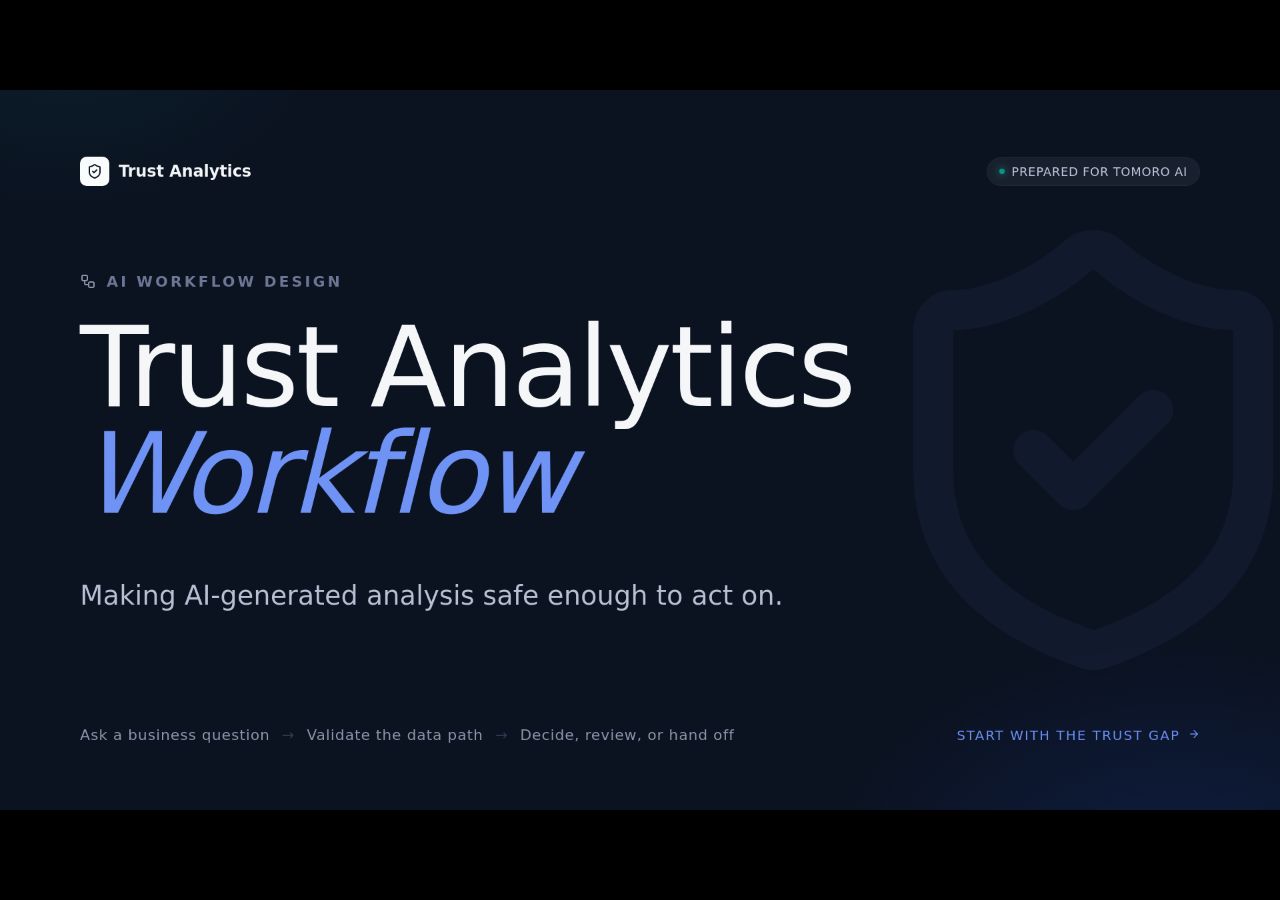
<file: deck/index.html>
<!DOCTYPE html>
<html lang="en">
<head>
  <meta charset="UTF-8" />
  <meta name="viewport" content="width=device-width, initial-scale=1.0" />
  <title>Trust Analytics Workflow</title>

  <link rel="preconnect" href="https://api.fontshare.com" crossorigin />
  <link rel="preconnect" href="https://fonts.gstatic.com" crossorigin />
  <link href="https://api.fontshare.com/v2/css?f[]=general-sans@400,500,600,700&display=swap" rel="stylesheet" />
  <link href="https://fonts.googleapis.com/css2?family=JetBrains+Mono:wght@400;500;600&display=swap" rel="stylesheet" />

  <link rel="stylesheet" href="css/tokens.css" />
  <link rel="stylesheet" href="css/base.css" />
  <link rel="stylesheet" href="css/slides.css" />

  <script type="application/json" id="speaker-notes">
[
  "Start with the trust question: AI can produce analysis, but can the business safely act on it?",
  "Use the multi-asset promotion example to make the trust gap concrete: SQL and charts are useful, but teams still need table, transaction, and source checks.",
  "Frame chat as the ideal starting point, then explain why production analytics needs control points around the model.",
  "Show the operating change: before, people manually investigated whether an AI answer was safe; after, the workflow turns those checks into product states and routes.",
  "Present the workflow as a control system: ask, shape, validate, route. The model does not just return text; the product creates a safe next action.",
  "Zoom into routing. A validated answer becomes a trust state: safe, needs evidence, or blocked.",
  "Explain the main design decision: trust is built in layers. First clear source conflict, then expose evidence, then make action safe.",
  "Use the screenshots as product proof: the workflow appears as decision, evidence, and escalation screens.",
  "Make the thesis explicit: the interface is part of the control system around the model, which makes AI output safer to use.",
  "Close the main story: trusted AI analytics needs answer, evidence, action, and escalation.",
  "Appendix A: show the frontend design workflow: Image GPT variants, critique, implementation, screenshot QA.",
  "Appendix B: show what worked and what did not work.",
  "Appendix C: show that the UI reads a structured product contract, not raw LLM prose.",
  "Appendix D: show the call path and emphasise explicit cache, failure, and audit states.",
  "Appendix E: show production guardrails: read-only SQL, pre-flight, source reconciliation, audit-first failure, exports, and telemetry.",
  "Close with presenter context: Jiashun Pang, prepared for Tomoro AI."
]
  </script>
</head>
<body>
  <deck-stage width="1920" height="1080" no-rail>

    <section class="slide-dark s-cover" data-label="01 Trust Analytics Workflow">
      <div class="backdrop"></div>
      <span class="ico glyph" data-icon="shield-check" data-size="720" aria-hidden="true"></span>

      <div class="brand-row">
        <div class="brand">
          <span class="logo"><span data-icon="shield-check"></span></span>
          <span>Trust Analytics</span>
        </div>
        <span class="meta-pill"><span class="dot"></span>Prepared for Tomoro AI</span>
      </div>

      <div class="hero">
        <span class="eyebrow"><span class="ico" data-icon="workflow"></span>AI workflow design</span>
        <h1>Trust Analytics<br /><span class="accent">Workflow</span></h1>
        <p class="sub">Making AI-generated analysis safe enough to act on.</p>
      </div>

      <div class="footer">
        <div class="footline">
          <span>Ask a business question</span>
          <span class="sep">→</span>
          <span>Validate the data path</span>
          <span class="sep">→</span>
          <span>Decide, review, or hand off</span>
        </div>
        <span class="arrow"><span>Start with the trust gap</span><span class="ico" data-icon="arrow-right" data-size="18"></span></span>
      </div>
    </section>

    <section class="s-problem" data-label="02 The Trust Gap">
      <div class="head">
        <span class="eyebrow"><span class="ico" data-icon="message-circle-question"></span>The problem</span>
        <h1 class="title">AI can generate SQL and charts. People still need a reason to trust them.</h1>
      </div>

      <div class="body">
        <div class="scenario">
          <span class="quote-mark" aria-hidden="true">&ldquo;</span>
          <span class="scenario-label">Client context</span>
          <p class="context-line">A multi-asset trading platform is planning next month's promotion budget across crypto, gold, FX, GSS, and options.</p>
          <p class="hero-question">"Which asset class should we prioritise?"</p>
          <p>The AI can generate SQL and a chart showing crypto as the strongest completed-GTV campaign focus.</p>
          <div class="check-row">
            <span>Which table?</span>
            <span>Pending transactions?</span>
            <span>Finance vs ops?</span>
          </div>
          <p class="closer">Without those checks, teams either over-trust the output or avoid using it.</p>
        </div>

        <div class="flow">
          <div class="row">
            <div class="trust-panel output-panel">
              <span class="panel-kicker">What AI can generate</span>
              <div class="panel-main">
                <span class="panel-icon"><span data-icon="terminal"></span></span>
                <h3>SQL + chart</h3>
              </div>
              <p>Fast, confident, and useful as a first draft.</p>
            </div>

            <div class="gap-column">
              <span class="gap-pill"><span class="ico" data-icon="alert-triangle" data-size="14"></span>Trust gap</span>
              <div class="gap-break" aria-hidden="true">
                <span></span>
                <span class="break-icon"><span data-icon="alert-triangle" data-size="24"></span></span>
                <span></span>
              </div>
              <p>No proof path</p>
            </div>

            <div class="trust-panel decision-panel">
              <span class="panel-kicker">What the business needs</span>
              <div class="panel-main">
                <span class="panel-icon amber"><span data-icon="target"></span></span>
                <h3>Ready for decision</h3>
              </div>
              <p>Clear status: use it, review it, or stop.</p>
            </div>
          </div>
          <p class="caption-row">The gap is the missing proof between a generated output and a business decision.</p>
        </div>
      </div>

      <p class="footnote"><span class="goal">Goal</span>Turn generated analysis into a clear status: use it, review it, or stop.</p>
    </section>

    <section class="s-false-ideal" data-label="03 Chatbox Alone">
      <div class="head split">
        <div>
          <span class="eyebrow"><span class="ico" data-icon="message-circle-question"></span>Starting point</span>
          <h1 class="title">The ideal interface looks like one chatbox. The real workflow needs more structure.</h1>
        </div>
        <p class="lede">The LLM is the engine. The workflow is the control system that makes its output usable.</p>
      </div>

      <div class="compare-grid">
        <article class="compare-card ideal">
          <span class="compare-kicker">Ideal state</span>
          <h2>Ask once. The model infers everything.</h2>
          <p>Metric definition, source choice, SQL, data warnings, and business recommendation all arrive correctly in one response.</p>
          <div class="chat-illustration">
            <div class="ideal-chat-head">
              <span class="mini-dot"></span>
              <span>AI analyst</span>
            </div>
            <div class="chat-bubble user">Which asset class should we prioritise?</div>
            <div class="chat-bubble assistant">
              <strong>Prioritise crypto.</strong>
              <span>18.3B IDR completed GTV · 48% share</span>
            </div>
            <div class="email-widget">
              <span class="widget-label">Ready to send</span>
              <strong>Leadership email draft</strong>
              <p>Recommend crypto as next month's primary growth lane.</p>
            </div>
          </div>
        </article>

        <article class="compare-card reality">
          <span class="compare-kicker">Production reality</span>
          <h2>Good answers still need control points.</h2>
          <p>The model may choose the wrong source, miss a warning, or sound certain when data definitions disagree.</p>
          <div class="risk-list">
            <span><span data-icon="database"></span> Wrong table or grain</span>
            <span><span data-icon="git-fork"></span> Source definition conflict</span>
            <span><span data-icon="alert-triangle"></span> Hidden warning in a confident answer</span>
          </div>
        </article>
      </div>

    </section>

    <section class="s-before-after" data-label="04 Before After Workflow">
      <div class="head split">
        <div>
          <span class="eyebrow"><span class="ico" data-icon="workflow"></span>Before / after workflow</span>
          <h1 class="title">The workflow is designed to help people work differently with AI answers.</h1>
        </div>
        <p class="lede">The key shift is from manual trust investigation to explicit product states.</p>
      </div>

      <div class="before-after-grid">
        <article class="workflow-lane before">
          <div class="lane-head">
            <span class="lane-label">Before</span>
            <h2>People inspect the answer after the fact.</h2>
          </div>
          <div class="lane-steps">
            <div><span>01</span><strong>Ask AI for analysis</strong><p>Plain-English question becomes SQL and chart.</p></div>
            <div><span>02</span><strong>Manually check trust</strong><p>Which table, which transaction state, which source definition?</p></div>
            <div><span>03</span><strong>Decide with hidden risk</strong><p>The answer moves into Slack, email, or a slide without a clear state.</p></div>
          </div>
        </article>

        <article class="workflow-lane after">
          <div class="lane-head">
            <span class="lane-label">After</span>
            <h2>The workflow turns trust checks into product states.</h2>
          </div>
          <div class="lane-steps">
            <div><span>01</span><strong>Shape the question</strong><p>Metric, period, segment, source policy, and output are explicit.</p></div>
            <div><span>02</span><strong>Validate the data path</strong><p>Read-only SQL, pre-flight checks, and source reconciliation run before packaging.</p></div>
            <div><span>03</span><strong>Route the answer</strong><p>Decision-ready, evidence-needed, or blocked becomes the next screen.</p></div>
          </div>
        </article>
      </div>

    </section>

    <section class="s-workflow" data-label="05 Workflow">
      <div class="head split">
        <div>
          <span class="eyebrow"><span class="ico" data-icon="workflow"></span>What I built</span>
          <h1 class="title">A workflow that turns analysis into action.</h1>
        </div>
        <p class="lede">Every answer must carry a status, source evidence, and the next safe action.</p>
      </div>

      <div class="workflow-map workflow-canvas">
        <div class="canvas-topbar">
          <div class="repo-label">
            <span data-icon="workflow"></span>
            <span>trust-analytics / answer workflow</span>
          </div>
          <div class="run-status"><span class="status-dot"></span>Read-only SQL · explicit routing</div>
        </div>

        <div class="canvas-body">
          <div class="node-row">
            <article class="workflow-node node-blue">
              <div class="node-head">
                <span class="node-icon"><span data-icon="message-circle-question"></span></span>
                <div>
                  <span class="node-type">Input</span>
                  <h3>Ask</h3>
                </div>
              </div>
              <p>"Which asset class should we prioritise?"</p>
              <div class="node-meta"><span>Plain English</span><span>Business owner</span></div>
            </article>

            <span class="node-connector"><span></span><span data-icon="arrow-right"></span></span>

            <article class="workflow-node node-teal">
              <div class="node-head">
                <span class="node-icon"><span data-icon="scan-search"></span></span>
                <div>
                  <span class="node-type">Shape</span>
                  <h3>Make intent explicit</h3>
                </div>
              </div>
              <p>Asset class · completed GTV · next month promotion</p>
              <div class="node-meta"><span>Metric</span><span>Period</span><span>Source</span></div>
            </article>

            <span class="node-connector"><span></span><span data-icon="arrow-right"></span></span>

            <article class="workflow-node node-green">
              <div class="node-head">
                <span class="node-icon"><span data-icon="shield-check"></span></span>
                <div>
                  <span class="node-type">Validate</span>
                  <h3>Check the answer</h3>
                </div>
              </div>
              <p>Run SQL, compare sources, surface warnings.</p>
              <div class="node-meta"><span>Read-only</span><span>QA</span><span>Evidence</span></div>
            </article>

            <span class="node-connector"><span></span><span data-icon="arrow-right"></span></span>

            <article class="workflow-node node-router">
              <div class="node-head">
                <span class="node-icon"><span data-icon="git-branch"></span></span>
                <div>
                  <span class="node-type">Route</span>
                  <h3>Pick the next screen</h3>
                </div>
              </div>
              <p>Trust state becomes a product path.</p>
              <div class="node-meta"><span>Safe</span><span>Review</span><span>Blocked</span></div>
            </article>
          </div>

          <div class="route-output-head">
            <div>
              <span class="output-title"><span data-icon="git-branch"></span>Route outputs</span>
              <p>Each validated answer lands in one product surface.</p>
            </div>
          </div>

          <div class="route-grid">
            <article class="route-card use">
              <span class="route-icon"><span data-icon="target"></span></span>
              <div>
                <span class="route-kicker">Safe · Use it</span>
                <h3>Decision view</h3>
                <p>Crypto is ready to recommend, with the warning shown.</p>
              </div>
            </article>
            <article class="route-card review">
              <span class="route-icon"><span data-icon="microscope"></span></span>
              <div>
                <span class="route-kicker">Needs evidence · Review it</span>
                <h3>Evidence view</h3>
                <p>Analyst checks SQL, source choice, and QA notes.</p>
              </div>
            </article>
            <article class="route-card stop">
              <span class="route-icon"><span data-icon="file-warning"></span></span>
              <div>
                <span class="route-kicker">Blocked · Stop</span>
                <h3>Audit handoff</h3>
                <p>Source conflict blocks the decision until resolved.</p>
              </div>
            </article>
          </div>
        </div>
      </div>
    </section>

    <section class="s-route-closeup" data-label="06 Routing Close-up">
      <div class="head split">
        <div>
          <span class="eyebrow"><span class="ico" data-icon="git-branch"></span>Routing close-up</span>
          <h1 class="title">The workflow does not just answer. It decides where the answer belongs.</h1>
        </div>
        <p class="lede">After validation, the product chooses a safe next screen instead of leaving trust as a feeling.</p>
      </div>

      <div class="routing-closeup">
        <article class="validated-card">
          <span class="node-type">Validated answer</span>
          <h3>Crypto has the strongest completed GTV.</h3>
          <p>SQL ran, source policy passed, and one warning remains visible.</p>
          <div class="node-meta"><span>Completed GTV</span><span>October 2025</span><span>Warning shown</span></div>
        </article>

        <div class="routing-split">
          <span class="split-chip"><span data-icon="git-branch"></span>Trust state decides the screen</span>
          <div class="state-track" aria-label="Trust state routes">
            <span class="state-pill safe"><strong>Safe</strong><small>Use it</small></span>
            <span class="state-pill review"><strong>Needs evidence</strong><small>Review it</small></span>
            <span class="state-pill stop"><strong>Blocked</strong><small>Stop</small></span>
          </div>
        </div>

        <div class="route-detail-grid">
          <article class="route-detail use">
            <div class="route-detail-head">
              <span class="route-icon"><span data-icon="target"></span></span>
              <div>
                <span class="route-kicker">Safe</span>
                <h3>Use it</h3>
              </div>
            </div>
            <p>Send the business decision view.</p>
            <div class="route-rule-list">
              <span><strong>Status</strong> Decision-ready</span>
              <span><strong>Screen</strong> /analysis</span>
              <span><strong>Action</strong> Share recommendation</span>
            </div>
          </article>
          <article class="route-detail review">
            <div class="route-detail-head">
              <span class="route-icon"><span data-icon="microscope"></span></span>
              <div>
                <span class="route-kicker">Needs evidence</span>
                <h3>Review it</h3>
              </div>
            </div>
            <p>Open SQL, source choice, QA notes.</p>
            <div class="route-rule-list">
              <span><strong>Status</strong> Analyst check</span>
              <span><strong>Screen</strong> /review</span>
              <span><strong>Action</strong> Verify evidence</span>
            </div>
          </article>
          <article class="route-detail stop">
            <div class="route-detail-head">
              <span class="route-icon"><span data-icon="file-warning"></span></span>
              <div>
                <span class="route-kicker">Blocked</span>
                <h3>Stop</h3>
              </div>
            </div>
            <p>Create an audit handoff with owner path.</p>
            <div class="route-rule-list">
              <span><strong>Status</strong> Source conflict</span>
              <span><strong>Screen</strong> /handoff</span>
              <span><strong>Action</strong> Assign owner</span>
            </div>
          </article>
        </div>
      </div>
    </section>

    <section class="s-views" data-label="07 Trust Layers">
      <div class="head split">
        <div>
          <span class="eyebrow"><span class="ico" data-icon="users"></span>The design decision</span>
          <h1 class="title">Trust state decides the screen.</h1>
        </div>
        <p class="lede">Source conflict first. Evidence next. Action last. Each trust state routes the same answer to a different product surface.</p>
      </div>

      <div class="trust-stack">
        <div class="trust-pyramid-panel">
          <div class="trust-pyramid-label">Trust stack</div>
          <div class="trust-pyramid">
            <svg class="trust-pyramid-svg" viewBox="0 0 900 430" role="img" aria-label="Trust stack pyramid: no source conflict, evidence visible, safe to act">
              <defs>
                <linearGradient id="trustBaseFill" x1="0" y1="0" x2="0" y2="1">
                  <stop offset="0" stop-color="#FFF3F0" />
                  <stop offset="1" stop-color="#FFDCD2" />
                </linearGradient>
                <linearGradient id="trustEvidenceFill" x1="0" y1="0" x2="0" y2="1">
                  <stop offset="0" stop-color="#F4F6FA" />
                  <stop offset="1" stop-color="#D8DFEA" />
                </linearGradient>
                <linearGradient id="trustActionFill" x1="0" y1="0" x2="0" y2="1">
                  <stop offset="0" stop-color="#EEF4FF" />
                  <stop offset="1" stop-color="#BFD0FF" />
                </linearGradient>
              </defs>

              <path class="pyramid-shadow" d="M450 18 L835 410 L65 410 Z" />
              <polygon class="pyramid-layer base" points="171,302 729,302 835,410 65,410" />
              <polygon class="pyramid-layer evidence" points="280,192 620,192 729,302 171,302" />
              <polygon class="pyramid-layer action" points="450,18 620,192 280,192" />
              <polyline class="pyramid-outline" points="450,18 835,410 65,410 450,18" />
              <line class="pyramid-cut" x1="280" y1="192" x2="620" y2="192" />
              <line class="pyramid-cut" x1="171" y1="302" x2="729" y2="302" />

              <g class="pyramid-axis">
                <line x1="42" y1="398" x2="42" y2="92" />
                <polyline points="34,102 42,90 50,102" />
                <text x="26" y="250" transform="rotate(-90 26 250)">trust builds upward</text>
              </g>

              <g class="pyramid-copy action-copy">
                <text class="pyramid-index" x="450" y="88">03</text>
                <text class="pyramid-title" x="450" y="120">Safe to act</text>
                <text class="pyramid-sub" x="450" y="150">Decision-ready output</text>
              </g>

              <g class="pyramid-copy evidence-copy">
                <text class="pyramid-index" x="450" y="222">02</text>
                <text class="pyramid-title" x="450" y="250">Evidence visible</text>
                <text class="pyramid-sub" x="450" y="280">SQL, source, QA path</text>
              </g>

              <g class="pyramid-copy base-copy">
                <text class="pyramid-index" x="450" y="340">01</text>
                <text class="pyramid-title" x="450" y="368">No source conflict</text>
                <text class="pyramid-sub" x="450" y="398">Sources agree enough to continue</text>
              </g>
            </svg>
          </div>
        </div>

        <div class="trust-route-stack">
          <article class="trust-route-card action">
            <div class="trust-route-head">
              <span class="trust-route-icon"><span data-icon="target"></span></span>
              <div>
                <span>Action</span>
                <h3>Business decision view</h3>
              </div>
            </div>
            <p>Plain-English conclusion, boundary, and source warning.</p>
            <strong>"Can I act on this?"</strong>
          </article>

          <article class="trust-route-card evidence">
            <div class="trust-route-head">
              <span class="trust-route-icon"><span data-icon="microscope"></span></span>
              <div>
                <span>Evidence</span>
                <h3>Analyst evidence view</h3>
              </div>
            </div>
            <p>Executed SQL, source rationale, QA, and challenge notes.</p>
            <strong>"Can I defend this?"</strong>
          </article>

          <article class="trust-route-card blocked">
            <div class="trust-route-head">
              <span class="trust-route-icon"><span data-icon="file-warning"></span></span>
              <div>
                <span>Escalation</span>
                <h3>Audit handoff view</h3>
              </div>
            </div>
            <p>Named conflict, hold state, owner path, and resolution checklist.</p>
            <strong>"Should this be blocked?"</strong>
          </article>
        </div>
      </div>

    </section>

    <section class="s-proof" data-label="08 Product Proof">
      <div class="head split">
        <div>
          <span class="eyebrow"><span class="ico" data-icon="image"></span>Product surface</span>
          <h1 class="title">The workflow shows up as decisions, evidence, and escalation.</h1>
        </div>
        <p class="lede">The user never receives a raw model answer. They receive a product state: decision-ready, evidence-needed, or blocked.</p>
      </div>

      <div class="proof-grid">
        <article class="proof-shot large">
          <div class="browser compact">
            <div class="chrome">
              <div class="dots"><span></span><span></span><span></span></div>
              <div class="url"><span class="lock"><span data-icon="shield-check" data-size="14"></span></span><span class="host">trust-analytics</span><span class="path">/analysis</span></div>
              <span class="stage-tag">Decision</span>
            </div>
            <div class="frame-body"><img src="img/screenshot-decision.png" alt="Business decision view" /></div>
          </div>
          <h3>Decision-ready answer</h3>
          <p>Recommendation, boundary, warning, and pack actions sit on the same screen.</p>
        </article>

        <article class="proof-shot">
          <div class="browser compact">
            <div class="chrome">
              <div class="dots"><span></span><span></span><span></span></div>
              <div class="url"><span class="lock"><span data-icon="shield-check" data-size="14"></span></span><span class="host">trust-analytics</span><span class="path">/review</span></div>
              <span class="stage-tag">Evidence</span>
            </div>
            <div class="frame-body"><img src="img/screenshot-evidence.png" alt="Analyst evidence view" /></div>
          </div>
          <h3>Defensible evidence</h3>
          <p>Source choice, SQL, reconciliation, and QA stay available for challenge.</p>
        </article>

        <article class="proof-shot">
          <div class="browser compact">
            <div class="chrome">
              <div class="dots"><span></span><span></span><span></span></div>
              <div class="url"><span class="lock"><span data-icon="shield-check" data-size="14"></span></span><span class="host">trust-analytics</span><span class="path">/handoff</span></div>
              <span class="stage-tag amber-text">Hold</span>
            </div>
            <div class="frame-body"><img src="img/screenshot-audit.png" alt="Audit handoff view" /></div>
          </div>
          <h3>Escalation path</h3>
          <p>When sources disagree, the system blocks leadership packaging and names the next step.</p>
        </article>
      </div>

      <p class="product-disclaimer"><span>Boundary</span>Working demo built on committed synthetic fintech data. No client or production data is used. If live validation is unavailable, the result is shown only as a labeled verified cache.</p>
    </section>

    <section class="s-controls" data-label="09 AI Output Safety">
      <div class="head split">
        <div>
          <span class="eyebrow"><span class="ico" data-icon="shield-check"></span>Why the workflow makes AI output safer to use</span>
          <h1 class="title">A structured interface narrows the task and exposes uncertainty.</h1>
        </div>
        <p class="lede">With the right workflow, even a smaller model can be useful because the product gives it clearer jobs and safer boundaries.</p>
      </div>

      <div class="control-grid">
        <article class="control-card">
          <span class="ico-tile"><span data-icon="scan-search"></span></span>
          <h3>Question shaping</h3>
          <p>Turns vague intent into fields the model and SQL layer can use: objective, period, segment, dimension, output.</p>
          <span class="code-pill">better input</span>
        </article>
        <article class="control-card">
          <span class="ico-tile"><span data-icon="terminal"></span></span>
          <h3>SQL pre-flight</h3>
          <p>Checks whether the query matches the question before the result is trusted.</p>
          <span class="code-pill">fewer wrong answers</span>
        </article>
        <article class="control-card">
          <span class="ico-tile"><span data-icon="git-fork"></span></span>
          <h3>Source reconciliation</h3>
          <p>Compares primary and alternative sources so definition conflicts are visible.</p>
          <span class="code-pill">visible warnings</span>
        </article>
        <article class="control-card">
          <span class="ico-tile"><span data-icon="file-warning"></span></span>
          <h3>Audit handoff</h3>
          <p>Stops the workflow when the data is not safe enough for a leadership decision.</p>
          <span class="code-pill">safer action</span>
        </article>
      </div>

    </section>

    <section class="slide-dark s-reflect" data-label="10 Operating Lesson">
      <div class="head">
        <span class="eyebrow"><span class="ico" data-icon="lightbulb"></span>Operating lesson</span>
        <h1 class="title">The product has to earn trust before the analysis can drive action.</h1>
      </div>

      <div class="points">
        <div class="point">
          <span class="num">1</span>
          <div class="point-body">
            <h3>Chat is powerful, but it is not the whole interface for trusted data work.</h3>
            <p>Free-form answers are fast. Decision workflows need explicit status, evidence, and warnings.</p>
          </div>
        </div>

        <div class="point">
          <span class="num">2</span>
          <div class="point-body">
            <h3>The workflow makes the model more useful.</h3>
            <p>Shaping, validation, and source checks reduce ambiguity before the user sees the answer.</p>
          </div>
        </div>

        <div class="point">
          <span class="num">3</span>
          <div class="point-body">
            <h3>The workflow transfers beyond this fintech example.</h3>
            <p>The same pattern applies anywhere AI analysis needs to become a business decision: answer, evidence, action, escalation.</p>
          </div>
        </div>
      </div>

      <p class="bridge">Appendix: design process, lessons learned, implementation details, and production guardrails.</p>
    </section>

    <section class="s-appendix s-tool-process" data-label="11 Appendix Tool Process">
      <div class="head split">
        <div>
          <span class="eyebrow"><span class="ico" data-icon="sparkles"></span>Appendix A</span>
          <h1 class="title">Try a new tool: use Image GPT variants to accelerate frontend direction.</h1>
        </div>
        <p class="lede">The frontend process was: generate multiple visual directions, critique them together, then implement the chosen parts in code.</p>
      </div>

      <div class="variant-board">
        <article class="variant-shot">
          <img src="img/variant-a.png" alt="Image GPT frontend mockup variant A" />
          <span>Variant A</span>
        </article>
        <article class="variant-shot">
          <img src="img/variant-b.png" alt="Image GPT frontend mockup variant B" />
          <span>Variant B</span>
        </article>
        <article class="variant-shot selected">
          <img src="img/variant-c.png" alt="Image GPT frontend mockup variant C" />
          <span>Variant C</span>
        </article>
        <article class="variant-shot">
          <img src="img/variant-d.png" alt="Image GPT frontend mockup variant D" />
          <span>Variant D</span>
        </article>
      </div>

      <div class="design-loop">
        <span><strong>Generate</strong>Image GPT mockups</span>
        <span><strong>Critique</strong>Layout, density, trust cues</span>
        <span><strong>Build</strong>React/CSS product routes</span>
        <span><strong>Verify</strong>Browser screenshots and PDF export</span>
      </div>
    </section>

    <section class="s-appendix s-lessons" data-label="12 Appendix Lessons">
      <div class="head split">
        <div>
          <span class="eyebrow"><span class="ico" data-icon="list-checks"></span>Appendix B</span>
          <h1 class="title">What worked, and what did not.</h1>
        </div>
        <p class="lede">The useful lesson is not that AI can make charts. It is where product structure helps AI become usable.</p>
      </div>

      <div class="lessons-grid">
        <article class="lesson-panel worked">
          <div class="lesson-panel-head">
            <span class="lesson-badge"><span data-icon="check-circle"></span></span>
            <div>
              <span class="lesson-label">Worked</span>
              <h2>Keep these design choices</h2>
            </div>
          </div>
          <div class="lesson-list">
            <p><span class="lesson-tag">State</span><strong>Trust state as the center.</strong> Decision-ready, evidence-needed, and blocked made the product easier to reason about.</p>
            <p><span class="lesson-tag">Screen</span><strong>Separate screens by user need.</strong> Business users get action; analysts get evidence; risk gets escalation.</p>
            <p><span class="lesson-tag">Fallback</span><strong>Explicit cached fallback.</strong> Cached analysis stayed useful only because it was labeled and kept its evidence trail.</p>
            <p><span class="lesson-tag">Export</span><strong>Warnings travel with the answer.</strong> CSV, email, and PPT outputs inherit the same boundary instead of becoming clean-looking claims.</p>
          </div>
        </article>

        <article class="lesson-panel not-worked">
          <div class="lesson-panel-head">
            <span class="lesson-badge"><span data-icon="alert-triangle"></span></span>
            <div>
              <span class="lesson-label">Did not work</span>
              <h2>Do not rely on these</h2>
            </div>
          </div>
          <div class="lesson-list">
            <p><span class="lesson-tag">Chat</span><strong>Chatbox-only UX.</strong> It looked simple, but it hid source choice, warnings, and next action.</p>
            <p><span class="lesson-tag">Model</span><strong>Letting the LLM infer everything.</strong> The model needed shaped inputs and validation boundaries.</p>
            <p><span class="lesson-tag">Evidence</span><strong>Raw SQL in the first screen.</strong> It made the business view feel less usable and less decision-focused.</p>
            <p><span class="lesson-tag">Fallback</span><strong>Silent fallback.</strong> If live validation fails, hiding the cache boundary breaks the whole trust promise.</p>
          </div>
        </article>
      </div>
    </section>

    <section class="s-appendix s-architecture" data-label="13 Appendix Architecture">
      <div class="head split">
        <div>
          <span class="eyebrow"><span class="ico" data-icon="code"></span>Appendix C</span>
          <h1 class="title">Core architecture: model output is projected into a controlled product contract.</h1>
        </div>
        <p class="lede">The UI does not read raw LLM text. It reads a structured analysis object with status, evidence, warnings, and exports.</p>
      </div>

      <div class="arch-map">
        <div class="arch-column">
          <span class="column-label">Input</span>
          <article class="arch-node blue"><span data-icon="message-circle-question"></span><strong>Business question</strong><small>Plain-English intent</small></article>
          <article class="arch-node"><span data-icon="scan-search"></span><strong>Question shaper</strong><small>Fields + clarification needs</small></article>
        </div>
        <div class="arch-column">
          <span class="column-label">Agent chain</span>
          <article class="arch-node"><span data-icon="map"></span><strong>Planner</strong><small>Metric, grain, source policy</small></article>
          <article class="arch-node"><span data-icon="terminal"></span><strong>SQL agent</strong><small>Query + derivation trace</small></article>
          <article class="arch-node"><span data-icon="database"></span><strong>Read-only execution</strong><small>Single statement SELECT/WITH</small></article>
        </div>
        <div class="arch-column">
          <span class="column-label">Trust layer</span>
          <article class="arch-node green"><span data-icon="shield-check"></span><strong>Pre-flight</strong><small>Intent and source fit</small></article>
          <article class="arch-node green"><span data-icon="git-fork"></span><strong>Source check</strong><small>Cross-source reconciliation</small></article>
          <article class="arch-node green"><span data-icon="check-circle"></span><strong>Trust state</strong><small>Status, evidence, warning route</small></article>
        </div>
        <div class="arch-column">
          <span class="column-label">Product contract</span>
          <article class="arch-node amber"><span data-icon="target"></span><strong>Decision view</strong><small>Use, boundary, warning</small></article>
          <article class="arch-node navy"><span data-icon="microscope"></span><strong>Evidence view</strong><small>SQL, source, QA, challenge</small></article>
          <article class="arch-node amber"><span data-icon="file-warning"></span><strong>Audit handoff</strong><small>Blocked action + owner path</small></article>
        </div>
      </div>
    </section>

    <section class="s-appendix s-call-logic" data-label="14 Appendix Call Logic">
      <div class="head split">
        <div>
          <span class="eyebrow"><span class="ico" data-icon="workflow"></span>Appendix D</span>
          <h1 class="title">Call logic: route every result to the safest next screen.</h1>
        </div>
        <p class="lede">A live path is useful only when failure, cache, and audit states are explicit.</p>
      </div>

      <div class="logic-board">
        <article class="logic-card">
          <span class="logic-step">01</span>
          <h3>Shape request</h3>
          <p><span class="mono">POST /api/question/shape</span> returns field quality, missing context, and recommended analysis path.</p>
        </article>
        <article class="logic-card">
          <span class="logic-step">02</span>
          <h3>Run analysis</h3>
          <p><span class="mono">POST /api/runs</span> starts planner, SQL agent, execution, pre-flight, and QA.</p>
        </article>
        <article class="logic-card decision">
          <span class="logic-step">03</span>
          <h3>Route by status</h3>
          <p><strong>Completed</strong> opens the decision pack. <strong>Audit required</strong> opens handoff. <strong>Failed</strong> never pretends to be verified.</p>
        </article>
        <article class="logic-card">
          <span class="logic-step">04</span>
          <h3>Package output</h3>
          <p>CSV, email, and PPT outputs inherit the same warnings and evidence appendix.</p>
        </article>
      </div>

      <div class="fallback-rule">
        <span class="ico-tile amber"><span data-icon="alert-triangle"></span></span>
        <div>
          <strong>No silent fallback.</strong>
          <p>If live validation is unavailable, the product can show a verified cached result only when it is labeled as cached and carries the original evidence.</p>
        </div>
      </div>
    </section>

    <section class="s-appendix s-guardrails" data-label="15 Appendix Guardrails">
      <div class="head split">
        <div>
          <span class="eyebrow"><span class="ico" data-icon="shield-check"></span>Appendix E</span>
          <h1 class="title">Production guardrails that make the workflow trustworthy.</h1>
        </div>
        <p class="lede">The implementation is intentionally narrow where trust matters and flexible where users need output.</p>
      </div>

      <div class="guardrail-grid">
        <article class="guardrail">
          <span class="guardrail-icon"><span data-icon="database"></span></span>
          <h3>Read-only SQL</h3>
          <p>Only SELECT/WITH queries pass. Multiple statements and mutating keywords are blocked.</p>
          <span class="mono">sql_runner.validate_read_only_sql</span>
        </article>
        <article class="guardrail">
          <span class="guardrail-icon"><span data-icon="scan-search"></span></span>
          <h3>Pre-flight validation</h3>
          <p>Checks source, filters, aggregation, and answer shape before QA sees the result.</p>
          <span class="mono">pre_flight.py</span>
        </article>
        <article class="guardrail">
          <span class="guardrail-icon"><span data-icon="git-fork"></span></span>
          <h3>Source reconciliation</h3>
          <p>Compares canonical and alternative sources, then names the disagreement instead of hiding it.</p>
          <span class="mono">layer_b.py</span>
        </article>
        <article class="guardrail">
          <span class="guardrail-icon"><span data-icon="file-warning"></span></span>
          <h3>Audit-first failure mode</h3>
          <p>When the answer is not safe enough, the user gets a handoff path rather than a confident guess.</p>
          <span class="mono">workflow.py → audit_handoff</span>
        </article>
        <article class="guardrail">
          <span class="guardrail-icon"><span data-icon="presentation"></span></span>
          <h3>Decision pack export</h3>
          <p>PPT, CSV, and email outputs carry the same source warning and evidence trail.</p>
          <span class="mono">portal.make_pptx</span>
        </article>
        <article class="guardrail">
          <span class="guardrail-icon"><span data-icon="refresh-cw"></span></span>
          <h3>Operational telemetry</h3>
          <p>API calls and export events are tracked so the workflow can be improved with usage evidence.</p>
          <span class="mono">telemetry.record_event</span>
        </article>
      </div>
    </section>

    <section class="slide-dark s-cover s-contact" data-label="16 Jiashun Pang">
      <div class="backdrop"></div>
      <span class="ico glyph" data-icon="shield-check" data-size="720" aria-hidden="true"></span>

      <div class="brand-row">
        <div class="brand">
          <span class="logo"><span data-icon="shield-check"></span></span>
          <span>Trust Analytics</span>
        </div>
        <span class="meta-pill"><span class="dot"></span>Prepared for Tomoro AI</span>
      </div>

      <div class="hero">
        <span class="eyebrow"><span class="ico" data-icon="workflow"></span>AI workflow design</span>
        <h1>Trust Analytics<br /><span class="accent">Workflow</span></h1>
        <p class="sub">A focused trust workflow for AI-generated analysis.</p>
      </div>

      <div class="footer">
        <div class="footline">
          <span class="author">Prepared by Jiashun Pang with Codex</span>
          <span class="sep">→</span>
          <span>Synthetic fintech data</span>
          <span class="sep">→</span>
          <span>May 2026</span>
        </div>
        <span class="arrow"><span>For Tomoro AI</span><span class="ico" data-icon="sparkles" data-size="18"></span></span>
      </div>
    </section>

  </deck-stage>

  <script src="js/deck-stage.js"></script>
  <script src="js/icons.js"></script>
  <script src="js/pins.js"></script>
</body>
</html>
</file>
<file: deck/css/tokens.css>
/* Trust Analytics Portal design tokens */
:root {
  /* Surfaces */
  --bg-canvas: #F4F6F8;
  --bg-dark: #0B1220;
  --bg-dark-elev: #131B2C;
  --surface: #FFFFFF;
  --surface-tint-blue: #F5F8FF;
  --surface-tint-green: #ECFDF3;
  --surface-tint-amber: #FFFAEB;
  --surface-tint-purple: #F4EBFF;
  --surface-tint-slate: #F3F5F8;

  /* Borders */
  --border-hairline: #E4E7EC;
  --border-strong: #CFD4DC;
  --border-dark: #1F2A40;

  /* Text */
  --text-primary: #0B1220;
  --text-secondary: #475467;
  --text-muted: #98A2B3;
  --text-on-dark: #F4F6F8;
  --text-on-dark-muted: #8B95A9;

  /* Brand */
  --accent-blue: #1F4FD8;
  --accent-blue-deep: #1740B5;
  --accent-blue-soft: #DCE6FB;
  --success: #067647;
  --success-soft: #ECFDF3;
  --warning: #B54708;
  --warning-soft: #FFFAEB;
  --info-purple: #6941C6;
  --info-purple-soft: #F4EBFF;
  --teal: #0D9488;
  --teal-soft: #CCFBF1;

  /* Type scale @ 1920x1080 */
  --type-eyebrow: 22px;
  --type-title: 92px;
  --type-title-sm: 72px;
  --type-subtitle: 36px;
  --type-body: 28px;
  --type-body-lg: 30px;
  --type-caption: 24px;
  --type-mono: 22px;
  --type-mark: 28px;

  /* Padding & gaps */
  --pad-top: 110px;
  --pad-bottom: 90px;
  --pad-x: 120px;
  --gap-title: 56px;
  --gap-item: 32px;
  --gap-tight: 16px;

  /* Radii */
  --r-pill: 999px;
  --r-card: 14px;
  --r-button: 8px;

  /* Letter spacing */
  --track-eyebrow: 0.18em;
  --track-tight: -0.015em;

  /* Fonts */
  --font-sans: "General Sans", ui-sans-serif, system-ui, -apple-system, "Helvetica Neue", Arial, sans-serif;
  --font-mono: "JetBrains Mono", ui-monospace, SFMono-Regular, Menlo, monospace;
}
</file>
<file: deck/css/base.css>
* { box-sizing: border-box; }
html, body { margin: 0; padding: 0; background: #000; font-family: var(--font-sans); color: var(--text-primary); -webkit-font-smoothing: antialiased; }

deck-stage { font-family: var(--font-sans); }

/* Slide canvas defaults */
section {
  font-family: var(--font-sans);
  color: var(--text-primary);
  background: var(--bg-canvas);
  overflow: hidden;
}

/* Reusable type primitives */
.eyebrow {
  font-family: var(--font-sans);
  font-size: var(--type-eyebrow);
  font-weight: 600;
  text-transform: uppercase;
  letter-spacing: var(--track-eyebrow);
  color: var(--text-muted);
  display: inline-flex;
  align-items: center;
  gap: 14px;
}
.eyebrow .ico { width: 26px; height: 26px; color: var(--text-secondary); stroke-width: 2; }

.title {
  font-family: var(--font-sans);
  font-weight: 600;
  font-size: var(--type-title);
  letter-spacing: var(--track-tight);
  line-height: 1.02;
  color: var(--text-primary);
  margin: 0;
}

.subtitle {
  font-family: var(--font-sans);
  font-weight: 400;
  font-size: var(--type-subtitle);
  line-height: 1.25;
  color: var(--text-secondary);
  margin: 0;
}

.caption {
  font-family: var(--font-sans);
  font-size: var(--type-caption);
  font-style: italic;
  color: var(--accent-blue);
  letter-spacing: var(--track-tight);
}

.mono { font-family: var(--font-mono); font-feature-settings: "ss01" on; }

/* Cards */
.card {
  background: var(--surface);
  border: 1px solid var(--border-hairline);
  border-radius: var(--r-card);
  padding: 40px;
}

/* Status pill */
.pill {
  display: inline-flex;
  align-items: center;
  gap: 8px;
  height: 36px;
  padding: 0 16px;
  border-radius: var(--r-pill);
  font-size: 18px;
  font-weight: 500;
  letter-spacing: 0.01em;
}
.pill .dot { width: 8px; height: 8px; border-radius: 50%; background: currentColor; }
.pill.green   { background: var(--success-soft); color: var(--success); }
.pill.amber   { background: var(--warning-soft); color: var(--warning); }
.pill.blue    { background: var(--accent-blue-soft); color: var(--accent-blue-deep); }
.pill.purple  { background: var(--info-purple-soft); color: var(--info-purple); }
.pill.teal    { background: var(--teal-soft); color: var(--teal); }

/* Brand mark */
.brand {
  display: inline-flex;
  align-items: center;
  gap: 14px;
  font-weight: 600;
  font-size: 24px;
  letter-spacing: -0.005em;
}
.brand .logo {
  width: 44px; height: 44px; border-radius: 10px;
  background: var(--bg-dark);
  display: inline-grid; place-items: center;
  color: #fff;
  flex: 0 0 auto;
}
.brand .logo > span {
  width: 100%;
  height: 100%;
  display: grid;
  place-items: center;
}
.brand .logo svg { width: 24px; height: 24px; stroke-width: 2; display: block; }

/* Slide layout helpers */
.slide-pad {
  width: 100%; height: 100%;
  padding: var(--pad-top) var(--pad-x) var(--pad-bottom);
  display: flex; flex-direction: column;
}
.slide-pad .head { display: flex; flex-direction: column; gap: 22px; }
.slide-pad .head .title { margin-top: 6px; }

/* Slide counter chip pulled from deck-stage shadow root — not used; deck-stage provides */

/* Dark slide variants */
.slide-dark { background: var(--bg-dark); color: var(--text-on-dark); }
.slide-dark .title { color: var(--text-on-dark); }
.slide-dark .subtitle { color: var(--text-on-dark-muted); }
.slide-dark .eyebrow { color: #6B7794; }
.slide-dark .eyebrow .ico { color: #8B95A9; }
.slide-dark .caption { color: #9CB6F5; }
.slide-dark .brand .logo { background: #FFFFFF; color: var(--bg-dark); }

/* Icon utility */
.ico { stroke-width: 2; }
</file>
<file: deck/css/slides.css>
/* =========================================================
   SLIDE 1 — Cover
   ========================================================= */
.s-cover { position: relative; padding: 100px var(--pad-x); display: flex; flex-direction: column; justify-content: space-between; }
.s-cover .brand-row { display: flex; align-items: center; justify-content: space-between; }
.s-cover .brand-row .meta-pill {
  display: inline-flex; align-items: center; gap: 10px;
  font-size: 18px; font-weight: 500; letter-spacing: 0.04em;
  text-transform: uppercase;
  padding: 10px 18px; border-radius: var(--r-pill);
  background: rgba(255,255,255,0.06); color: #BFC8DC;
  border: 1px solid #1F2A40;
}
.s-cover .meta-pill .dot { width: 8px; height: 8px; border-radius: 50%; background: var(--teal); box-shadow: 0 0 12px var(--teal); }

.s-cover .hero { display: flex; flex-direction: column; gap: 36px; max-width: 1500px; }
.s-cover .hero .eyebrow { color: #6B7794; }
.s-cover .hero h1 {
  font-size: 168px;
  line-height: 0.95;
  letter-spacing: -0.025em;
  font-weight: 500;
  margin: 0;
  color: #F4F6F8;
}
.s-cover .hero h1 .accent { color: #6F92F5; font-style: italic; font-weight: 400; }
.s-cover .hero .sub { font-size: 40px; line-height: 1.3; color: #B7C0D2; font-weight: 400; max-width: 1300px; }

.s-cover .footer { display: flex; align-items: center; justify-content: space-between; }
.s-cover .footer .footline {
  font-size: 22px; color: #8B95A9; letter-spacing: 0.04em;
  display: flex; align-items: center; gap: 18px;
}
.s-cover .footer .footline .sep { color: #2F3A52; }
.s-cover .footer .arrow {
  display: inline-flex; align-items: center; gap: 12px;
  color: #6F92F5; font-size: 20px; letter-spacing: 0.1em; text-transform: uppercase;
}

/* Subtle backdrop motif */
.s-cover .backdrop {
  position: absolute; inset: 0; pointer-events: none;
  background:
    radial-gradient(900px 600px at 92% 110%, rgba(31,79,216,0.18), transparent 60%),
    radial-gradient(700px 500px at 5% -10%, rgba(13,148,136,0.10), transparent 60%);
}
.s-cover .glyph {
  position: absolute; right: -80px; top: 50%; transform: translateY(-50%);
  width: 720px; height: 720px; opacity: 0.06; color: #6F92F5;
}

/* =========================================================
   SLIDE 2 — The Trust Gap
   ========================================================= */
.s-problem { padding: 86px var(--pad-x) 74px; display: flex; flex-direction: column; gap: 44px; }
.s-problem .head { display: flex; flex-direction: column; gap: 22px; }
.s-problem .body { display: grid; grid-template-columns: 1.05fr 0.95fr; gap: 60px; flex: 1; }

.scenario {
  background: var(--surface);
  border: 1px solid var(--border-hairline);
  border-radius: var(--r-card);
  padding: 46px 52px 42px;
  display: flex; flex-direction: column; gap: 22px;
  position: relative;
}
.scenario .quote-mark {
  position: absolute; top: -20px; right: 32px;
  font-family: "General Sans", serif;
  font-size: 200px; line-height: 1; color: var(--accent-blue-soft);
  font-weight: 600; user-select: none;
  z-index: 0; opacity: 0.85;
}
.scenario > p { position: relative; z-index: 1; }
.scenario p { margin: 0; font-size: 25px; line-height: 1.38; color: var(--text-secondary); }
.scenario p strong { color: var(--text-primary); font-weight: 600; }
.scenario .closer { font-style: italic; color: var(--accent-blue); font-weight: 500; }
.scenario .scenario-label {
  position: relative;
  z-index: 1;
  font-family: var(--font-mono);
  font-size: 14px;
  letter-spacing: 0.18em;
  text-transform: uppercase;
  color: var(--text-muted);
  font-weight: 600;
}
.scenario .context-line {
  position: relative;
  z-index: 1;
  font-size: 27px;
  color: var(--text-secondary);
}
.scenario .hero-question {
  position: relative;
  z-index: 1;
  font-size: 38px;
  line-height: 1.18;
  letter-spacing: -0.015em;
  color: var(--text-primary);
  font-weight: 600;
}
.scenario .check-row {
  position: relative;
  z-index: 1;
  display: grid;
  grid-template-columns: repeat(3, 1fr);
  gap: 12px;
}
.scenario .check-row span {
  border-radius: 10px;
  border: 1px solid #F3D6A4;
  background: var(--warning-soft);
  color: #7A2E0E;
  padding: 13px 14px;
  font-size: 17px;
  line-height: 1.18;
  font-weight: 600;
  text-align: center;
}

.flow {
  display: flex; flex-direction: column; gap: 24px; justify-content: center;
}
.flow .row {
  display: grid;
  grid-template-columns: minmax(0, 1fr) 170px minmax(0, 1fr);
  align-items: stretch;
  gap: 22px;
}
.trust-panel {
  background: var(--surface);
  border: 1px solid var(--border-hairline);
  border-radius: var(--r-card);
  padding: 30px 34px;
  min-height: 260px;
  display: flex;
  flex-direction: column;
  justify-content: center;
  gap: 22px;
}
.trust-panel.output-panel { border-top: 5px solid var(--accent-blue); }
.trust-panel.decision-panel { border-top: 5px solid var(--warning); }
.panel-kicker {
  font-family: var(--font-mono);
  font-size: 13px;
  letter-spacing: 0.16em;
  text-transform: uppercase;
  color: var(--text-muted);
  font-weight: 700;
}
.panel-main {
  display: grid;
  grid-template-columns: 54px minmax(0, 1fr);
  gap: 16px;
  align-items: center;
}
.panel-icon {
  width: 54px;
  height: 54px;
  border-radius: 16px;
  background: var(--surface-tint-blue);
  color: var(--accent-blue-deep);
  display: grid;
  place-items: center;
}
.panel-icon.amber {
  background: var(--surface-tint-amber);
  color: var(--warning);
}
.panel-icon svg {
  width: 27px;
  height: 27px;
  display: block;
}
.panel-main h3 {
  margin: 0;
  font-size: 30px;
  line-height: 1.08;
  letter-spacing: -0.02em;
  color: var(--text-primary);
  text-wrap: balance;
}
.trust-panel p {
  margin: 0;
  font-size: 20px;
  line-height: 1.34;
  color: var(--text-secondary);
  text-wrap: pretty;
}
.gap-column {
  min-height: 260px;
  display: flex;
  flex-direction: column;
  align-items: center;
  justify-content: center;
  gap: 16px;
}
.gap-column .gap-pill {
  display: inline-flex;
  align-items: center;
  justify-content: center;
  gap: 7px;
  background: var(--warning-soft);
  color: var(--warning);
  border: 1px solid #F3D6A4;
  border-radius: var(--r-pill);
  padding: 9px 16px;
  font-size: 14px;
  font-weight: 700;
  line-height: 1;
  letter-spacing: 0.12em;
  text-transform: uppercase;
  white-space: nowrap;
}
.gap-column .gap-pill svg { width: 14px; height: 14px; display: block; }
.gap-break {
  width: 100%;
  display: grid;
  grid-template-columns: 1fr 48px 1fr;
  align-items: center;
  gap: 10px;
}
.gap-break > span:not(.break-icon) {
  height: 2px;
  background: repeating-linear-gradient(90deg, #D0D5DD 0 9px, transparent 9px 16px);
}
.gap-break > span:first-child {
  transform: translateY(-8px) rotate(9deg);
  transform-origin: right center;
}
.gap-break > span:last-child {
  transform: translateY(8px) rotate(-9deg);
  transform-origin: left center;
}
.break-icon {
  width: 48px;
  height: 48px;
  border-radius: 50%;
  display: grid;
  place-items: center;
  background: #FFF3E0;
  border: 1px solid #F3D6A4;
  color: var(--warning);
  box-shadow: 0 0 0 7px rgba(181,71,8,0.08);
}
.break-icon svg { width: 24px; height: 24px; display: block; }
.gap-column p {
  margin: 0;
  font-family: var(--font-mono);
  font-size: 11px;
  letter-spacing: 0.14em;
  text-transform: uppercase;
  color: #B54708;
  white-space: nowrap;
}

.flow-node {
  background: var(--surface);
  border: 1px solid var(--border-hairline);
  border-radius: var(--r-card);
  padding: 0 16px;
  display: grid;
  grid-template-rows: 48px 20px 52px;
  gap: 8px;
  align-items: center;
  justify-content: center;
  text-align: center;
  width: 128px;
  height: 170px;
}
.flow-node .ico-tile {
  width: 46px; height: 46px; border-radius: 12px;
  display: grid; place-items: center;
  background: var(--surface-tint-slate); color: var(--text-secondary);
}
.flow-node .ico-tile.blue { background: var(--accent-blue-soft); color: var(--accent-blue-deep); }
.flow-node .ico-tile.amber { background: var(--surface-tint-amber); color: var(--warning); }
.flow-node .ico-tile.green { background: var(--surface-tint-green); color: var(--success); }
.flow-node .ico-tile svg { width: 23px; height: 23px; display: block; }
.flow-node .label {
  font-size: 12px;
  font-weight: 700;
  letter-spacing: 0.16em;
  text-transform: uppercase;
  color: var(--text-muted);
  line-height: 1;
  align-self: center;
}
.flow-node .name {
  max-width: 104px;
  font-size: 22px;
  line-height: 1.08;
  color: var(--text-primary);
  font-weight: 650;
  letter-spacing: -0.01em;
  align-self: start;
  display: flex;
  align-items: flex-start;
  justify-content: center;
  min-height: 52px;
}

.flow .connector {
  display: flex; align-items: center; justify-content: center;
  color: var(--border-strong);
  position: relative;
  height: 170px;
}
.flow .connector svg { width: 36px; height: 36px; }

.flow .gap-marker {
  display: flex; flex-direction: column; align-items: center; justify-content: center; gap: 10px;
  color: var(--warning);
  width: 100%;
  min-height: 170px;
}
.flow .gap-marker .gap-pill {
  display: inline-flex;
  align-items: center;
  justify-content: center;
  gap: 7px;
  background: var(--warning-soft);
  color: var(--warning);
  border: 1px solid #F3D6A4;
  border-radius: var(--r-pill);
  padding: 8px 15px;
  font-size: 14px; font-weight: 700;
  line-height: 1;
  letter-spacing: 0.12em; text-transform: uppercase;
  white-space: nowrap;
}
.flow .gap-marker .gap-pill svg { display: block; width: 14px; height: 14px; }
.flow .gap-visual {
  width: 100%;
  display: grid;
  grid-template-columns: 1fr 42px 1fr;
  align-items: center;
  gap: 8px;
}
.flow .gap-visual .bridge-line {
  height: 2px;
  background: repeating-linear-gradient(
    90deg,
    #D0D5DD 0 10px,
    transparent 10px 17px
  );
}
.flow .gap-visual .bridge-line:first-child {
  transform: translateY(-7px) rotate(8deg);
  transform-origin: right center;
}
.flow .gap-visual .bridge-line:last-child {
  transform: translateY(7px) rotate(-8deg);
  transform-origin: left center;
}
.flow .gap-crack {
  width: 42px;
  height: 42px;
  border-radius: 50%;
  display: grid;
  place-items: center;
  background: #FFF3E0;
  border: 1px solid #F3D6A4;
  box-shadow: 0 0 0 6px rgba(181,71,8,0.08);
}
.flow .gap-crack svg { width: 22px; height: 22px; }
.flow .gap-caption {
  font-family: var(--font-mono);
  font-size: 10px;
  letter-spacing: 0.12em;
  text-transform: uppercase;
  color: #B54708;
  white-space: nowrap;
}

.flow .caption-row { font-size: 22px; color: var(--text-secondary); font-style: italic; margin-top: 14px; }

.s-problem .footnote { color: var(--text-secondary); font-size: 26px; }
.s-problem .footnote .goal { color: var(--accent-blue); font-weight: 600; letter-spacing: 0.12em; text-transform: uppercase; font-size: 18px; margin-right: 12px; }

/* =========================================================
   SLIDE 3 — The System
   ========================================================= */
.s-system { padding: 90px var(--pad-x) 70px; display: flex; flex-direction: column; gap: 36px; }
.s-system .head { display: flex; align-items: flex-end; justify-content: space-between; gap: 40px; }
.s-system .head .right-meta { color: var(--text-muted); font-size: 18px; letter-spacing: 0.16em; text-transform: uppercase; font-weight: 500; padding-bottom: 10px; }

.diagram-wrap {
  background: var(--surface);
  border: 1px solid var(--border-hairline);
  border-radius: var(--r-card);
  padding: 28px;
  flex: 1;
  display: flex; flex-direction: column;
  min-height: 0;
}
.diagram-wrap svg { width: 100%; height: 100%; }

.screenshots {
  display: grid; grid-template-columns: repeat(3, 1fr); gap: 24px;
  height: 260px;
}
.shot {
  position: relative;
  border: 1.5px dashed #B6BFCC;
  border-radius: var(--r-card);
  background:
    repeating-linear-gradient(135deg, rgba(184,193,207,0.08) 0 12px, transparent 12px 24px),
    var(--surface);
  display: flex; flex-direction: column; align-items: flex-start; justify-content: space-between;
  padding: 22px 24px;
  overflow: hidden;
}
.shot .icon-row { display: flex; align-items: center; gap: 12px; color: var(--text-muted); }
.shot .icon-row svg { width: 28px; height: 28px; }
.shot .icon-row .view-label { font-size: 20px; font-weight: 600; color: var(--text-secondary); letter-spacing: -0.005em; }
.shot .file { font-family: var(--font-mono); font-size: 18px; color: var(--text-secondary); }
.shot .ratio { position: absolute; top: 22px; right: 24px; font-family: var(--font-mono); font-size: 14px; color: var(--text-muted); white-space: nowrap; }

/* =========================================================
   SLIDE 6 — Trust Layers
   ========================================================= */
.s-views { padding: var(--pad-top) var(--pad-x) var(--pad-bottom); display: flex; flex-direction: column; gap: 44px; }
.s-views .title { max-width: 1120px; }
.s-views .lede { max-width: 560px; }

.trust-stack {
  display: grid;
  grid-template-columns: minmax(0, 1.12fr) minmax(0, 0.88fr);
  gap: 34px;
  align-items: stretch;
  min-height: 500px;
}

.trust-pyramid-panel {
  position: relative;
  border: 1px solid var(--border-hairline);
  border-radius: 18px;
  background:
    linear-gradient(180deg, rgba(248,250,252,0.96), rgba(242,246,250,0.92)),
    repeating-linear-gradient(135deg, rgba(152,162,179,0.11) 0 10px, transparent 10px 22px);
  box-shadow: 0 24px 62px -50px rgba(11,18,32,0.42);
  padding: 30px 28px 30px;
  overflow: hidden;
}

.trust-pyramid-label {
  font-family: var(--font-mono);
  font-size: 15px;
  font-weight: 600;
  letter-spacing: 0.18em;
  text-transform: uppercase;
  color: var(--text-muted);
  margin-bottom: 20px;
}

.trust-pyramid {
  height: 438px;
  display: grid;
  place-items: center;
}

.trust-pyramid-svg {
  width: 106%;
  max-width: 980px;
  height: auto;
  display: block;
  overflow: visible;
}

.pyramid-layer {
  stroke-width: 1.4;
  vector-effect: non-scaling-stroke;
}
.pyramid-layer.base {
  fill: url(#trustBaseFill);
  stroke: #E09A88;
}
.pyramid-layer.evidence {
  fill: url(#trustEvidenceFill);
  stroke: #98A2B3;
}
.pyramid-layer.action {
  fill: url(#trustActionFill);
  stroke: #6F96F4;
}
.pyramid-shadow {
  fill: #0B1220;
  opacity: 0.055;
  transform: translate(0, 12px);
}
.pyramid-outline {
  fill: none;
  stroke: rgba(102,112,133,0.50);
  stroke-width: 1.8;
  vector-effect: non-scaling-stroke;
}
.pyramid-cut {
  stroke: rgba(255,255,255,0.92);
  stroke-width: 7;
  stroke-linecap: square;
  vector-effect: non-scaling-stroke;
}
.pyramid-axis line,
.pyramid-axis polyline {
  fill: none;
  stroke: rgba(102,112,133,0.34);
  stroke-width: 1.4;
  vector-effect: non-scaling-stroke;
}
.pyramid-axis text {
  font-family: var(--font-mono);
  font-size: 12px;
  font-weight: 600;
  letter-spacing: 0.17em;
  text-transform: uppercase;
  fill: #98A2B3;
}

.pyramid-copy {
  font-family: var(--font-sans);
  fill: var(--text-primary);
}
.pyramid-index {
  font-family: var(--font-sans);
  font-size: 15px;
  font-weight: 600;
  letter-spacing: 0.08em;
  fill: #667085;
  opacity: 0.88;
  text-anchor: middle;
}
.pyramid-title {
  font-size: 34px;
  font-weight: 600;
  letter-spacing: -0.01em;
  text-anchor: middle;
}
.action-copy .pyramid-title {
  font-size: 29px;
}
.action-copy .pyramid-sub {
  font-size: 18px;
}
.pyramid-sub {
  font-size: 20px;
  font-weight: 400;
  fill: var(--text-secondary);
  text-anchor: middle;
}

.trust-route-stack {
  display: flex;
  flex-direction: column;
  gap: 18px;
}

.trust-route-card {
  flex: 1;
  display: flex;
  flex-direction: column;
  gap: 14px;
  padding: 26px 30px;
  border-radius: 18px;
  background: var(--surface);
  border: 1px solid var(--border-hairline);
  box-shadow: 0 22px 56px -48px rgba(11,18,32,0.38);
}

.trust-route-head {
  display: flex;
  align-items: center;
  gap: 16px;
}

.trust-route-card .trust-route-icon {
  width: 54px;
  height: 54px;
  border-radius: 14px;
  display: grid;
  place-items: center;
  flex: 0 0 auto;
}
.trust-route-card .trust-route-icon svg { width: 28px; height: 28px; }
.trust-route-card.action .trust-route-icon { color: var(--accent-blue-deep); background: var(--accent-blue-soft); }
.trust-route-card.evidence .trust-route-icon { color: var(--text-primary); background: var(--surface-tint-slate); }
.trust-route-card.blocked .trust-route-icon { color: var(--warning); background: var(--surface-tint-amber); }

.trust-route-head div > span {
  display: block;
  margin-bottom: 4px;
  font-family: var(--font-mono);
  font-size: 15px;
  letter-spacing: 0.16em;
  text-transform: uppercase;
  color: var(--text-muted);
  font-weight: 600;
}

.trust-route-card h3 {
  margin: 0;
  font-size: 28px;
  line-height: 1.05;
  letter-spacing: -0.01em;
}

.trust-route-card p {
  margin: 0;
  font-size: 22px;
  line-height: 1.35;
  color: var(--text-secondary);
}

.trust-route-card > strong {
  margin-top: auto;
  display: block;
  font-size: 23px;
  line-height: 1.15;
  font-weight: 600;
  font-style: italic;
  color: var(--text-primary);
}

.trust-route-card.action { border-top: 5px solid var(--accent-blue); }
.trust-route-card.evidence { border-top: 5px solid var(--bg-dark); }
.trust-route-card.blocked { border-top: 5px solid #B54708; }

/* =========================================================
   SLIDE 5 — Reflection
   ========================================================= */
.s-reflect { padding: var(--pad-top) var(--pad-x) var(--pad-bottom); display: flex; flex-direction: column; gap: 64px; }
.s-reflect .head { display: flex; flex-direction: column; gap: 22px; }
.s-reflect .points { display: flex; flex-direction: column; gap: 48px; max-width: 1500px; }
.s-reflect .point { display: grid; grid-template-columns: 96px 1fr; gap: 36px; align-items: flex-start; }
.s-reflect .num {
  width: 76px; height: 76px;
  border-radius: 50%;
  background: var(--teal);
  color: #0B1220;
  display: grid; place-items: center;
  font-size: 34px; font-weight: 600;
  font-family: var(--font-sans);
  box-shadow: 0 0 0 6px rgba(13,148,136,0.18);
}
.s-reflect .point-body h3 {
  margin: 6px 0 14px;
  font-size: 38px; line-height: 1.2; font-weight: 600;
  color: var(--text-on-dark); letter-spacing: -0.015em;
}
.s-reflect .point-body p {
  margin: 0; font-size: 26px; line-height: 1.45; color: #B7C0D2;
  max-width: 1280px;
}

.s-reflect .bridge {
  margin-top: 8px;
  font-size: 22px; color: #6B7794; font-style: italic;
  letter-spacing: -0.005em;
}

/* =========================================================
   ARCHITECTURE DIAGRAM nodes (rendered via foreignObject)
   ========================================================= */
.diag-node {
  background: #FFFFFF;
  border: 1px solid var(--border-hairline);
  border-radius: 12px;
  height: 100%;
  padding: 14px 16px;
  display: flex; align-items: center; gap: 14px;
  box-shadow: 0 1px 0 rgba(11,18,32,0.02);
}
.diag-node.primary { border-color: #C7D5F7; background: #FFFFFF; }
.diag-node.green { border-color: #C7E5D6; background: #FFFFFF; }
.diag-node.out { padding: 12px 16px; }
.diag-node.blue-band  { box-shadow: inset 4px 0 0 var(--accent-blue); }
.diag-node.navy-band  { box-shadow: inset 4px 0 0 var(--bg-dark); }
.diag-node.amber-band { box-shadow: inset 4px 0 0 var(--warning); }

.diag-ico {
  width: 40px; height: 40px; border-radius: 10px;
  background: var(--surface-tint-slate); color: var(--text-secondary);
  display: inline-grid; place-items: center; flex: 0 0 auto;
}
.diag-ico svg { width: 22px; height: 22px; }
.diag-ico.blue { background: var(--accent-blue-soft); color: var(--accent-blue-deep); }
.diag-ico.green { background: var(--success-soft); color: var(--success); }
.diag-ico.amber { background: var(--surface-tint-amber); color: var(--warning); }
.diag-ico.navy { background: #E5E9F0; color: var(--bg-dark); }

.diag-text { display: flex; flex-direction: column; gap: 3px; min-width: 0; }
.diag-name { font-family: var(--font-sans); font-weight: 600; font-size: 18px; color: var(--text-primary); letter-spacing: -0.005em; line-height: 1.2; }
.diag-sub  { font-family: var(--font-mono); font-weight: 400; font-size: 13px; color: var(--text-muted); letter-spacing: 0.01em; }

/* Exports cluster */
.exports {
  background: #FFFFFF;
  border: 1px dashed #CFD4DC;
  border-radius: 12px;
  height: 100%;
  padding: 14px 18px;
  display: flex; flex-direction: column; gap: 10px;
  justify-content: center;
}
.exports-label {
  font-family: var(--font-mono); font-size: 12px;
  color: var(--text-muted); letter-spacing: 0.18em; text-transform: uppercase;
}
.exports-row { display: flex; gap: 10px; flex-wrap: wrap; }
.export-chip {
  display: inline-flex; align-items: center; gap: 8px;
  height: 36px; padding: 0 14px;
  background: var(--surface-tint-slate); color: var(--text-secondary);
  border-radius: var(--r-pill);
  font-family: var(--font-mono); font-size: 14px; font-weight: 500;
  letter-spacing: 0.04em;
}
.export-chip svg { width: 16px; height: 16px; }

/* =========================================================
   AGENDA (Slide 2)
   ========================================================= */
.s-agenda { padding: var(--pad-top) var(--pad-x) var(--pad-bottom); display: flex; flex-direction: column; gap: 56px; }
.s-agenda .head { display: flex; flex-direction: column; gap: 22px; }
.s-agenda .lede { font-size: 30px; color: var(--text-secondary); max-width: 1400px; margin: 0; line-height: 1.35; }
.s-agenda .lede em { color: var(--accent-blue); font-style: italic; font-weight: 500; }

.agenda-grid {
  display: grid;
  grid-template-columns: repeat(5, 1fr);
  gap: 24px;
  flex: 1;
  min-height: 0;
}
.agenda-item {
  background: var(--surface);
  border: 1px solid var(--border-hairline);
  border-radius: var(--r-card);
  padding: 32px 28px 30px;
  display: flex; flex-direction: column; gap: 18px;
  position: relative;
}
.agenda-item .num {
  font-family: var(--font-mono);
  font-size: 14px; letter-spacing: 0.16em;
  color: var(--text-muted);
}
.agenda-item .ico-tile {
  width: 48px; height: 48px; border-radius: 12px;
  background: var(--surface-tint-slate); color: var(--text-secondary);
  display: grid; place-items: center;
}
.agenda-item .ico-tile svg { width: 24px; height: 24px; }
.agenda-item h4 {
  margin: 0;
  font-size: 24px; font-weight: 600;
  line-height: 1.2; letter-spacing: -0.01em;
  color: var(--text-primary);
}
.agenda-item p {
  margin: 0; font-size: 18px; line-height: 1.45;
  color: var(--text-secondary);
}
/* Agenda — let cards sit at natural height */
.agenda-grid { align-content: start; }
.agenda-item { min-height: 360px; }
.agenda-item .arrow {
  margin-top: auto;
  display: inline-flex; align-items: center; gap: 8px;
  font-family: var(--font-mono); font-size: 12px;
  letter-spacing: 0.16em; text-transform: uppercase;
  color: var(--text-muted);
  padding-top: 14px;
  border-top: 1px solid var(--border-hairline);
}
.agenda-item.accent .arrow { color: var(--accent-blue); }
.agenda-item .arrow svg { width: 14px; height: 14px; }

.agenda-time {
  display: flex; align-items: center; gap: 32px;
  color: var(--text-muted); font-size: 20px;
  letter-spacing: 0.04em;
}
.agenda-time .chip {
  font-family: var(--font-mono); font-size: 14px;
  letter-spacing: 0.18em; text-transform: uppercase;
  background: var(--surface-tint-slate);
  border: 1px solid var(--border-hairline);
  border-radius: var(--r-pill);
  padding: 8px 14px;
  color: var(--text-secondary);
}

/* =========================================================
   DEEP-DIVE VIEW SLIDES (6, 7, 8)
   ========================================================= */
.s-view-deep { padding: 90px var(--pad-x) 80px; display: grid; gap: 60px; grid-template-rows: auto 1fr; }
.s-view-deep.layout-left  { grid-template-columns: 1fr; }
.s-view-deep .head { display: flex; justify-content: space-between; align-items: flex-end; gap: 40px; }
.s-view-deep .head .left { display: flex; flex-direction: column; gap: 18px; }
.s-view-deep .head .stage-chip {
  display: inline-flex; align-items: center; gap: 10px;
  font-family: var(--font-mono); font-size: 14px;
  letter-spacing: 0.16em; text-transform: uppercase;
  color: var(--text-muted);
}
.s-view-deep .head .stage-chip .pill {
  background: var(--surface-tint-slate);
  color: var(--text-secondary);
  height: 30px; padding: 0 12px;
  font-size: 13px;
}
.s-view-deep .head .title { font-size: 72px; }

.s-view-deep .body {
  display: grid;
  gap: 56px;
  align-items: stretch;
  min-height: 0;
}
.s-view-deep.layout-left  .body { grid-template-columns: 1.25fr 1fr; }
.s-view-deep.layout-right .body { grid-template-columns: 1fr 1.25fr; }

/* Browser frame */
.browser {
  background: #FFFFFF;
  border: 1px solid var(--border-hairline);
  border-radius: 14px;
  overflow: hidden;
  box-shadow:
    0 1px 0 rgba(11,18,32,0.04),
    0 28px 60px -28px rgba(11,18,32,0.28),
    0 14px 36px -20px rgba(11,18,32,0.16);
  display: flex; flex-direction: column;
  height: 100%; min-height: 0;
  position: relative;
}
.browser .chrome {
  height: 46px;
  display: flex; align-items: center; gap: 14px;
  padding: 0 18px;
  background: #FAFBFC;
  border-bottom: 1px solid var(--border-hairline);
  flex: 0 0 auto;
}
.browser .dots { display: flex; gap: 8px; }
.browser .dots span { width: 12px; height: 12px; border-radius: 50%; background: #E4E7EC; }
.browser .dots span:nth-child(1) { background: #F2A6A0; }
.browser .dots span:nth-child(2) { background: #F2D27A; }
.browser .dots span:nth-child(3) { background: #A8D5A6; }
.browser .url {
  flex: 1;
  height: 30px;
  background: #FFFFFF;
  border: 1px solid var(--border-hairline);
  border-radius: 8px;
  display: inline-flex; align-items: center; gap: 8px;
  padding: 0 12px;
  font-family: var(--font-mono); font-size: 13px;
  color: var(--text-secondary); letter-spacing: 0.01em;
}
.browser .url .lock { color: var(--success); }
.browser .url .host { color: var(--text-primary); }
.browser .url .path { color: var(--text-muted); }
.browser .stage-tag {
  font-family: var(--font-mono); font-size: 12px;
  letter-spacing: 0.16em; text-transform: uppercase;
  color: var(--text-muted);
}
.browser .frame-body {
  flex: 1; min-height: 0;
  position: relative;
  background:
    radial-gradient(1200px 600px at 0% 0%, rgba(31,79,216,0.04), transparent 60%),
    #FBFCFD;
}

/* Wireframe skeleton inside the browser frame */
.wf {
  position: absolute; inset: 0;
  padding: 28px 32px;
  display: flex; flex-direction: column; gap: 18px;
}
.wf .topbar { display: flex; align-items: center; justify-content: space-between; }
.wf .topbar .left { display: flex; align-items: center; gap: 14px; }
.wf .topbar .crumbs {
  display: flex; align-items: center; gap: 8px;
  font-family: var(--font-mono); font-size: 12px;
  color: var(--text-muted); letter-spacing: 0.04em;
}
.wf .topbar .crumbs .crumb { color: var(--text-secondary); }
.wf .topbar .crumbs .sep { color: var(--border-strong); }
.wf .topbar .actions { display: flex; gap: 8px; }
.wf .topbar .actions .btn {
  height: 28px; padding: 0 14px;
  border-radius: 6px; border: 1px solid var(--border-hairline);
  background: #FFFFFF; color: var(--text-secondary);
  font-size: 12px; font-weight: 500;
  display: inline-flex; align-items: center;
  white-space: nowrap; flex-shrink: 0;
}
.wf .topbar .actions .btn.primary {
  background: var(--accent-blue); color: #fff; border-color: var(--accent-blue);
}

.wf .question-bar {
  background: #FFFFFF;
  border: 1px solid var(--border-hairline);
  border-radius: 10px;
  padding: 14px 18px;
  display: flex; align-items: center; gap: 12px;
  color: var(--text-primary);
  font-size: 15px; font-weight: 500;
}
.wf .question-bar .q-ico { width: 18px; height: 18px; color: var(--accent-blue); }
.wf .question-bar .q-tag { font-family: var(--font-mono); font-size: 11px; letter-spacing: 0.16em; text-transform: uppercase; color: var(--text-muted); margin-right: 4px; }

.wf-grid { display: grid; gap: 16px; flex: 1; min-height: 0; }
.wf-grid.cols-2 { grid-template-columns: 1.5fr 1fr; }
.wf-grid.cols-3 { grid-template-columns: 1fr 1fr 1fr; }
.wf-grid.rows-2 { grid-template-rows: 1fr 1fr; }

.wf-card {
  background: #FFFFFF;
  border: 1px solid var(--border-hairline);
  border-radius: 10px;
  padding: 16px 18px;
  display: flex; flex-direction: column; gap: 12px;
  position: relative;
  overflow: hidden;
}
.wf-card .h { display: flex; align-items: center; justify-content: space-between; }
.wf-card .h .lbl {
  font-family: var(--font-mono); font-size: 11px;
  letter-spacing: 0.16em; text-transform: uppercase;
  color: var(--text-muted);
}
.wf-card .h .pill { height: 22px; padding: 0 10px; font-size: 11px; font-weight: 600; }
.wf-card .big {
  font-size: 36px; font-weight: 600; letter-spacing: -0.02em;
  color: var(--text-primary);
  line-height: 1;
}
.wf-card .small { font-size: 11px; color: var(--text-secondary); }

.bar-row { display: flex; align-items: flex-end; gap: 8px; height: 70px; }
.bar-row span { flex: 1; background: var(--accent-blue-soft); border-radius: 4px 4px 0 0; }
.bar-row span.hi { background: var(--accent-blue); }

.line-chart { height: 70px; position: relative; }
.line-chart svg { width: 100%; height: 100%; }

.sql-block {
  background: #0B1220;
  border-radius: 8px;
  padding: 14px 16px;
  font-family: var(--font-mono); font-size: 11px;
  color: #B7C0D2;
  line-height: 1.55;
  white-space: pre;
  overflow: hidden;
}
.sql-block .k { color: #A8C2FF; }
.sql-block .c { color: #6B7794; }
.sql-block .s { color: #A8D5A6; }
.sql-block .n { color: #F2D27A; }

.evi-row {
  display: flex; align-items: center; gap: 12px;
  padding: 10px 12px;
  border: 1px solid var(--border-hairline);
  border-radius: 8px;
  font-size: 12px;
}
.evi-row .ico-mini { width: 24px; height: 24px; border-radius: 6px; display: grid; place-items: center; background: var(--surface-tint-slate); color: var(--text-secondary); flex: 0 0 auto; }
.evi-row .ico-mini svg { width: 14px; height: 14px; }
.evi-row .name { color: var(--text-primary); font-weight: 500; flex: 1; }
.evi-row .path { font-family: var(--font-mono); font-size: 10px; color: var(--text-muted); }

.diag-card {
  background: var(--warning-soft);
  border: 1px solid #F3D6A4;
  border-radius: 8px;
  padding: 10px 12px;
  display: flex; align-items: center; gap: 10px;
  color: var(--warning); font-size: 12px;
  font-weight: 500;
}

/* Numbered annotation — corner badge as real DOM (html-to-image can't render attr() pseudo) */
.pinned { position: relative; overflow: visible !important; }
.corner-pin {
  position: absolute;
  top: -10px; left: -10px;
  width: 28px; height: 28px;
  border-radius: 50%;
  background: var(--accent-blue);
  color: #FFFFFF;
  display: grid; place-items: center;
  font-family: var(--font-sans);
  font-size: 13px; font-weight: 600;
  line-height: 1;
  box-shadow:
    0 0 0 3px #FFFFFF,
    0 0 0 5px rgba(31,79,216,0.18),
    0 4px 10px -2px rgba(31,79,216,0.45);
  z-index: 5;
  pointer-events: none;
}
.pinned.amber > .corner-pin { background: var(--warning); box-shadow: 0 0 0 3px #FFFFFF, 0 0 0 5px rgba(181,71,8,0.18), 0 4px 10px -2px rgba(181,71,8,0.45); }
.pinned.navy  > .corner-pin { background: var(--bg-dark); box-shadow: 0 0 0 3px #FFFFFF, 0 0 0 5px rgba(11,18,32,0.16), 0 4px 10px -2px rgba(11,18,32,0.45); }
.pinned.green > .corner-pin { background: var(--success); box-shadow: 0 0 0 3px #FFFFFF, 0 0 0 5px rgba(6,118,71,0.18), 0 4px 10px -2px rgba(6,118,71,0.45); }
.pinned.on-dark > .corner-pin { box-shadow: 0 0 0 3px #0B1220, 0 0 0 5px rgba(31,79,216,0.30), 0 4px 10px -2px rgba(31,79,216,0.45); }
.pinned.amber.on-amber > .corner-pin { box-shadow: 0 0 0 3px #FFFCF5, 0 0 0 5px rgba(181,71,8,0.18), 0 4px 10px -2px rgba(181,71,8,0.45); }

/* Inline pin badge — sits adjacent to a small element (e.g. a pill) */
.wf-pin-inline {
  display: inline-grid; place-items: center;
  width: 22px; height: 22px;
  border-radius: 50%;
  background: var(--accent-blue); color: #fff;
  font-family: var(--font-sans); font-size: 11px; font-weight: 600;
  vertical-align: middle;
  margin-right: 6px;
  box-shadow: 0 0 0 3px rgba(31,79,216,0.12);
}
.wf-pin-inline.amber { background: var(--warning); box-shadow: 0 0 0 3px rgba(181,71,8,0.12); }
.wf-pin-inline.navy  { background: var(--bg-dark); box-shadow: 0 0 0 3px rgba(11,18,32,0.12); }
.wf-pin-inline.green { background: var(--success); box-shadow: 0 0 0 3px rgba(6,118,71,0.12); }

/* Banner pin — a numbered marker overlaid on the question-bar */
.wf-banner-pin {
  position: absolute;
  top: -10px; left: -10px;
  width: 28px; height: 28px;
  border-radius: 50%;
  display: grid; place-items: center;
  background: var(--accent-blue); color: #fff;
  font-family: var(--font-sans); font-size: 13px; font-weight: 600;
  box-shadow:
    0 0 0 3px #FFFFFF,
    0 0 0 5px rgba(31,79,216,0.18),
    0 4px 10px -2px rgba(31,79,216,0.45);
  z-index: 5; line-height: 1;
}
.wf-banner-pin.amber { background: var(--warning); box-shadow: 0 0 0 3px #FFFCF5, 0 0 0 5px rgba(181,71,8,0.18), 0 4px 10px -2px rgba(181,71,8,0.45); }

/* Make pills not wrap their text */
.pill { white-space: nowrap; }
.kbd { white-space: nowrap; }
.btn { white-space: nowrap; }
.agenda-item .num { white-space: nowrap; }
.agenda-time .chip { white-space: nowrap; }
.s-view-deep .head .stage-chip .pill { white-space: nowrap; }
.diag-card { white-space: normal; }
.diag-card span:last-child { white-space: normal; }

/* Callouts list — right column */
.callouts { display: flex; flex-direction: column; gap: 18px; align-self: stretch; min-height: 0; }
.callout {
  background: var(--surface);
  border: 1px solid var(--border-hairline);
  border-radius: var(--r-card);
  padding: 22px 26px;
  display: grid;
  grid-template-columns: 42px 1fr;
  gap: 18px;
  align-items: flex-start;
}
.callout .num {
  width: 38px; height: 38px; border-radius: 50%;
  background: var(--accent-blue); color: #fff;
  display: grid; place-items: center;
  font-size: 17px; font-weight: 600;
}
.callout.amber .num { background: var(--warning); }
.callout.navy  .num { background: var(--bg-dark); }
.callout.green .num { background: var(--success); }
.callout .label {
  font-family: var(--font-mono); font-size: 12px;
  letter-spacing: 0.16em; text-transform: uppercase;
  color: var(--text-muted);
  margin-bottom: 6px;
}
.callout h4 {
  margin: 0 0 8px;
  font-size: 22px; font-weight: 600;
  letter-spacing: -0.01em; line-height: 1.2;
  color: var(--text-primary);
}
.callout p {
  margin: 0; font-size: 17px; line-height: 1.45;
  color: var(--text-secondary);
}

.s-view-deep .closer {
  font-size: 22px; font-style: italic; color: var(--accent-blue);
  letter-spacing: -0.005em;
  border-left: 3px solid var(--accent-blue-soft);
  padding-left: 16px;
  margin-top: 10px;
}

/* =========================================================
   CLOSING (Slide 10 — dark)
   ========================================================= */
.s-closing { padding: 90px var(--pad-x) 70px; display: flex; flex-direction: column; gap: 56px; position: relative; }
.s-closing .backdrop {
  position: absolute; inset: 0; pointer-events: none;
  background:
    radial-gradient(900px 600px at 95% 100%, rgba(31,79,216,0.20), transparent 60%),
    radial-gradient(700px 500px at 5% -10%, rgba(13,148,136,0.10), transparent 60%);
}
.s-closing > * { position: relative; z-index: 1; }
.s-closing .head { display: flex; flex-direction: column; gap: 22px; }
.s-closing .head h1 { font-size: 124px; letter-spacing: -0.025em; line-height: 0.98; }
.s-closing .head h1 .accent { color: #6F92F5; font-style: italic; font-weight: 400; }
.s-closing .head .sub { font-size: 32px; color: #B7C0D2; line-height: 1.3; max-width: 1300px; }

.qr-row { display: grid; grid-template-columns: 1.2fr 1fr 1fr; gap: 32px; align-items: stretch; }
.closing-card {
  background: rgba(255,255,255,0.04);
  border: 1px solid #1F2A40;
  border-radius: 14px;
  padding: 30px 32px;
  display: flex; flex-direction: column; gap: 14px;
}
.closing-card .lbl {
  font-family: var(--font-mono); font-size: 14px;
  letter-spacing: 0.16em; text-transform: uppercase;
  color: #6B7794;
  white-space: nowrap;
}
.closing-card .val {
  font-size: 24px; color: var(--text-on-dark);
  line-height: 1.3; font-weight: 500;
}
.closing-card .val.mono { font-family: var(--font-mono); font-size: 18px; }
.closing-card.cta {
  background: rgba(31,79,216,0.12);
  border-color: rgba(111,146,245,0.4);
}
.closing-card.cta .val { color: #C7D5F7; }
.closing-card .ico-row {
  display: flex; align-items: center; gap: 12px;
  color: #8B95A9;
}
.closing-card .ico-row svg { width: 20px; height: 20px; }

.s-closing .signoff {
  margin-top: auto;
  display: flex; align-items: center; justify-content: space-between;
  color: #6B7794; font-size: 18px;
  letter-spacing: 0.04em;
}
.s-closing .signoff .brand .logo { background: #FFFFFF; color: var(--bg-dark); }
.s-closing .signoff .right { display: flex; align-items: center; gap: 14px; }

/* =========================================================
   CLIENT WORKFLOW NARRATIVE (new main deck)
   ========================================================= */
.head.split {
  display: flex;
  align-items: flex-end;
  justify-content: space-between;
  gap: 64px;
}
.head.split > div { display: flex; flex-direction: column; gap: 22px; }
.head.split .lede {
  margin: 0 0 10px;
  max-width: 520px;
  font-size: 26px;
  line-height: 1.35;
  color: var(--text-secondary);
}

.s-problem .title {
  max-width: 1500px;
  font-size: 78px;
}

.s-false-ideal,
.s-before-after,
.s-workflow,
.s-proof,
.s-controls,
.s-appendix {
  padding: var(--pad-top) var(--pad-x) var(--pad-bottom);
  display: flex;
  flex-direction: column;
  gap: 54px;
}
.s-workflow {
  padding: 78px var(--pad-x) 56px;
  gap: 28px;
}
.s-workflow .title { font-size: 58px; max-width: 980px; }
.s-workflow .head.split .lede {
  max-width: 500px;
  font-size: 22px;
  margin-bottom: 2px;
}

.s-false-ideal { gap: 34px; }

.s-false-ideal .head:not(.split),
.s-controls .head:not(.split) {
  display: flex;
  flex-direction: column;
  gap: 22px;
}
.s-false-ideal .title,
.s-before-after .title,
.s-controls .title,
.s-appendix .title {
  max-width: 1500px;
  font-size: 78px;
}
.s-false-ideal .title { font-size: 68px; max-width: 1600px; }
.s-before-after .title { font-size: 66px; max-width: 1220px; }

.compare-grid {
  display: grid;
  grid-template-columns: 1fr 1fr;
  gap: 32px;
  flex: 1;
  min-height: 0;
}
.compare-card {
  background: var(--surface);
  border: 1px solid var(--border-hairline);
  border-radius: var(--r-card);
  padding: 34px 40px;
  display: flex;
  flex-direction: column;
  gap: 18px;
  min-height: 0;
}
.compare-card.ideal {
  border-top: 6px solid var(--accent-blue);
  background:
    linear-gradient(180deg, #101827 0%, #0B1220 100%);
  border-color: #1F2A40;
}
.compare-card.reality {
  border-top: 6px solid var(--warning);
  background:
    linear-gradient(180deg, #FFFFFF 0%, #FFFBF2 100%);
  border-color: #F3D6A4;
}
.compare-kicker {
  font-family: var(--font-mono);
  font-size: 15px;
  letter-spacing: 0.18em;
  text-transform: uppercase;
  color: var(--text-muted);
}
.compare-card.ideal .compare-kicker { color: #7D89A3; }
.compare-card.ideal h2 { color: #F4F6F8; }
.compare-card.ideal p { color: #AAB4C8; }
.compare-card h2 {
  margin: 0;
  color: var(--text-primary);
  font-size: 36px;
  line-height: 1.08;
  letter-spacing: -0.015em;
}
.compare-card p {
  margin: 0;
  color: var(--text-secondary);
  font-size: 22px;
  line-height: 1.42;
}
.chat-illustration {
  margin-top: auto;
  display: flex;
  flex-direction: column;
  gap: 14px;
  padding: 18px;
  border-radius: 14px;
  background: #070D18;
  border: 1px solid #1F2A40;
}
.ideal-chat-head {
  display: flex;
  align-items: center;
  gap: 9px;
  font-family: var(--font-mono);
  font-size: 12px;
  letter-spacing: 0.12em;
  text-transform: uppercase;
  color: #7D89A3;
}
.mini-dot {
  width: 8px;
  height: 8px;
  border-radius: 50%;
  background: var(--teal);
  box-shadow: 0 0 12px rgba(13,148,136,0.65);
}
.chat-bubble {
  border-radius: 13px;
  padding: 13px 16px;
  line-height: 1.3;
}
.chat-bubble.user {
  align-self: flex-start;
  max-width: 78%;
  background: #FFFFFF;
  color: #0B1220;
  font-size: 16px;
}
.chat-bubble.assistant {
  align-self: flex-end;
  max-width: 84%;
  background: #1F4FD8;
  color: #FFFFFF;
  font-size: 17px;
  display: flex;
  flex-direction: column;
  gap: 5px;
}
.chat-bubble.assistant strong { font-size: 20px; }
.chat-bubble.assistant span { color: #DCE6FB; font-size: 15px; }
.email-widget {
  margin-top: 2px;
  background: #FFFFFF;
  border-radius: 13px;
  border: 1px solid #C7D5F7;
  padding: 14px 16px;
  display: flex;
  flex-direction: column;
  gap: 5px;
}
.email-widget .widget-label {
  font-family: var(--font-mono);
  font-size: 11px;
  letter-spacing: 0.14em;
  text-transform: uppercase;
  color: var(--accent-blue);
  font-weight: 700;
}
.email-widget strong {
  color: var(--text-primary);
  font-size: 18px;
}
.email-widget p {
  margin: 0;
  color: var(--text-secondary) !important;
  font-size: 15px;
  line-height: 1.25;
}
.risk-list {
  margin-top: auto;
  display: grid;
  grid-template-columns: 1fr;
  gap: 12px;
}
.risk-list span {
  display: flex;
  align-items: center;
  gap: 14px;
  padding: 14px 18px;
  border-radius: 12px;
  background: var(--warning-soft);
  border: 1px solid #F3D6A4;
  color: #7A2E0E;
  font-size: 18px;
  font-weight: 500;
}
.risk-list svg { width: 22px; height: 22px; flex: 0 0 auto; }

.thesis-line {
  margin: 0;
  padding: 18px 24px;
  background: #FFFFFF;
  color: var(--text-primary);
  border: 1px solid var(--border-hairline);
  border-left: 5px solid var(--accent-blue);
  border-radius: var(--r-card);
  font-size: 22px;
  line-height: 1.32;
  letter-spacing: 0;
  font-weight: 500;
}

.workflow-chain {
  display: grid;
  grid-template-columns: 1fr 54px 1fr 54px 1fr 54px 1fr;
  gap: 0;
  align-items: stretch;
}
.wf-step {
  background: var(--surface);
  border: 1px solid var(--border-hairline);
  border-radius: var(--r-card);
  padding: 34px 30px;
  display: flex;
  flex-direction: column;
  gap: 18px;
  min-height: 370px;
}
.wf-step .step-num {
  font-family: var(--font-mono);
  font-size: 15px;
  letter-spacing: 0.18em;
  color: var(--text-muted);
}
.wf-step .ico-tile,
.control-card .ico-tile,
.fallback-rule .ico-tile {
  width: 56px;
  height: 56px;
  border-radius: 14px;
  display: grid;
  place-items: center;
  background: var(--surface-tint-slate);
  color: var(--text-secondary);
}
.wf-step .ico-tile svg,
.control-card .ico-tile svg,
.fallback-rule .ico-tile svg { width: 28px; height: 28px; }
.wf-step h3 {
  margin: 0;
  font-size: 34px;
  letter-spacing: -0.015em;
  color: var(--text-primary);
}
.wf-step p {
  margin: 0;
  font-size: 22px;
  line-height: 1.45;
  color: var(--text-secondary);
}
.wf-step.blue { box-shadow: inset 0 6px 0 var(--accent-blue); }
.wf-step.teal { box-shadow: inset 0 6px 0 var(--teal); }
.wf-step.green { box-shadow: inset 0 6px 0 var(--success); }
.wf-step.amber { box-shadow: inset 0 6px 0 var(--warning); }
.chain-arrow {
  display: grid;
  place-items: center;
  color: var(--border-strong);
}
.chain-arrow svg { width: 30px; height: 30px; }

.status-strip {
  display: grid;
  grid-template-columns: repeat(3, 1fr);
  gap: 24px;
}
.status-strip div {
  background: var(--surface);
  border: 1px solid var(--border-hairline);
  border-radius: var(--r-card);
  padding: 24px 28px;
  display: flex;
  flex-direction: column;
  gap: 8px;
}
.status-strip strong {
  color: var(--text-primary);
  font-size: 28px;
  letter-spacing: -0.01em;
}
.status-strip span {
  color: var(--text-secondary);
  font-size: 20px;
}

.before-after-grid {
  display: grid;
  grid-template-columns: 1fr 1fr;
  gap: 30px;
  flex: 1;
  min-height: 0;
}
.workflow-lane {
  background: var(--surface);
  border: 1px solid var(--border-hairline);
  border-radius: var(--r-card);
  padding: 34px;
  display: flex;
  flex-direction: column;
  gap: 28px;
  box-shadow: 0 18px 52px -46px rgba(11,18,32,0.32);
}
.workflow-lane.before {
  border-top: 6px solid #98A2B3;
  background:
    linear-gradient(180deg, #182132 0%, #101827 100%);
  border-color: #26334A;
}
.workflow-lane.after {
  border-top: 6px solid var(--accent-blue);
}
.lane-head {
  display: flex;
  flex-direction: column;
  gap: 12px;
}
.lane-label {
  font-family: var(--font-mono);
  font-size: 14px;
  font-weight: 600;
  letter-spacing: 0.18em;
  text-transform: uppercase;
  color: var(--text-muted);
}
.workflow-lane h2 {
  margin: 0;
  font-size: 36px;
  line-height: 1.12;
  letter-spacing: -0.015em;
}
.workflow-lane.before h2 {
  color: #F4F6F8;
}
.workflow-lane.before .lane-label {
  color: #8D99AF;
}
.lane-steps {
  display: grid;
  gap: 16px;
}
.lane-steps div {
  display: grid;
  grid-template-columns: 46px 1fr;
  column-gap: 18px;
  row-gap: 6px;
  padding: 18px 20px;
  border-radius: 13px;
  background: #F8FAFC;
  border: 1px solid var(--border-hairline);
}
.workflow-lane.before .lane-steps div {
  background: rgba(11,18,32,0.62);
  border-color: #2B3B58;
}
.workflow-lane.after .lane-steps div {
  background: #F5F8FF;
  border-color: #DCE6FB;
}
.lane-steps span {
  grid-row: 1 / span 2;
  width: 38px;
  height: 38px;
  border-radius: 50%;
  display: grid;
  place-items: center;
  font-family: var(--font-mono);
  font-size: 13px;
  color: var(--text-muted);
  background: #FFFFFF;
  border: 1px solid var(--border-hairline);
}
.workflow-lane.before .lane-steps span {
  color: #AAB4C8;
  background: #101827;
  border-color: #2B3B58;
}
.lane-steps strong {
  font-size: 22px;
  color: var(--text-primary);
}
.workflow-lane.before .lane-steps strong {
  color: #F4F6F8;
}
.lane-steps p {
  margin: 0;
  font-size: 19px;
  line-height: 1.35;
  color: var(--text-secondary);
}
.workflow-lane.before .lane-steps p {
  color: #AAB4C8;
}
.data-note {
  margin: 0;
  display: inline-flex;
  align-items: center;
  gap: 14px;
  align-self: flex-start;
  color: var(--text-secondary);
  font-size: 20px;
}
.data-note span {
  font-family: var(--font-mono);
  font-size: 13px;
  font-weight: 600;
  letter-spacing: 0.16em;
  text-transform: uppercase;
  color: var(--warning);
  background: var(--warning-soft);
  border: 1px solid #F3D6A4;
  border-radius: var(--r-pill);
  padding: 8px 12px;
}

.workflow-map.workflow-canvas {
  position: relative;
  overflow: hidden;
  background:
    linear-gradient(#F8FAFC 31px, transparent 32px),
    linear-gradient(90deg, #F8FAFC 31px, transparent 32px),
    #FFFFFF;
  background-size: 32px 32px;
  border: 1px solid #D8DEE8;
  border-radius: 16px;
  box-shadow:
    0 1px 0 rgba(11,18,32,0.04),
    0 28px 72px -42px rgba(11,18,32,0.35);
  padding: 0;
  display: grid;
  grid-template-rows: 44px auto auto auto;
  align-content: start;
  flex: 0 0 auto;
  height: auto;
  min-height: 0;
}

.canvas-topbar {
  height: 48px;
  padding: 0 20px;
  border-bottom: 1px solid #D8DEE8;
  background:
    repeating-linear-gradient(135deg, rgba(148,163,184,0.10) 0 1px, transparent 1px 8px),
    rgba(255,255,255,0.94);
  display: flex;
  align-items: center;
  justify-content: space-between;
  gap: 24px;
}
.repo-label,
.run-status {
  display: inline-flex;
  align-items: center;
  gap: 10px;
  font-family: var(--font-mono);
  font-size: 12px;
  letter-spacing: 0.02em;
  color: var(--text-secondary);
}
.repo-label {
  color: var(--text-primary);
  font-weight: 600;
}
.repo-label svg,
.run-status svg { width: 18px; height: 18px; }
.status-dot {
  width: 9px;
  height: 9px;
  border-radius: 999px;
  background: var(--success);
  box-shadow: 0 0 0 4px rgba(6,118,71,0.12);
}

.node-row {
  padding: 20px 26px 0;
  display: grid;
  grid-template-columns: 1fr 44px 1fr 44px 1fr 44px 1fr;
  align-items: stretch;
}
.workflow-node {
  position: relative;
  min-height: 146px;
  padding: 14px 16px;
  border-radius: 12px;
  background: rgba(255,255,255,0.96);
  border: 1px solid #D8DEE8;
  box-shadow:
    0 1px 0 rgba(11,18,32,0.04),
    0 18px 40px -30px rgba(11,18,32,0.30);
  display: flex;
  flex-direction: column;
  gap: 10px;
}
.workflow-node::before {
  content: "";
  position: absolute;
  inset: -1px auto -1px -1px;
  width: 5px;
  border-radius: 12px 0 0 12px;
  background: var(--accent-blue);
}
.workflow-node.node-teal::before { background: var(--teal); }
.workflow-node.node-green::before { background: var(--success); }
.workflow-node.node-router::before { background: var(--accent-blue-deep); }
.workflow-node::after {
  content: "";
  position: absolute;
  right: -7px;
  top: 50%;
  width: 12px;
  height: 12px;
  border-radius: 999px;
  background: #FFFFFF;
  border: 2px solid #CBD5E1;
  transform: translateY(-50%);
}
.node-head {
  display: flex;
  align-items: center;
  gap: 12px;
}
.node-icon {
  width: 38px;
  height: 38px;
  border-radius: 9px;
  display: grid;
  place-items: center;
  background: #EEF4FF;
  color: var(--accent-blue-deep);
  border: 1px solid #DCE6FB;
}
.node-teal .node-icon {
  background: #E6FFFA;
  border-color: #BFEFE8;
  color: var(--teal);
}
.node-green .node-icon {
  background: #ECFDF3;
  border-color: #BFE3CE;
  color: var(--success);
}
.node-router .node-icon {
  background: #EEF4FF;
  border-color: #C7D5F7;
  color: var(--accent-blue-deep);
}
.workflow-node.node-router::after { display: none; }
.node-icon svg { width: 20px; height: 20px; display: block; }
.node-type,
.route-kicker {
  display: block;
  margin-bottom: 5px;
  font-family: var(--font-mono);
  font-size: 10px;
  line-height: 1;
  letter-spacing: 0.16em;
  text-transform: uppercase;
  color: var(--text-muted);
  font-weight: 700;
}
.workflow-node h3,
.router-node h3,
.route-card h3 {
  margin: 0;
  color: var(--text-primary);
  letter-spacing: -0.012em;
}
.workflow-node h3 {
  font-size: 21px;
  line-height: 1.05;
}
.workflow-node p {
  margin: 0;
  color: var(--text-secondary);
  font-size: 15px;
  line-height: 1.28;
}
.node-meta {
  margin-top: auto;
  display: flex;
  flex-wrap: wrap;
  gap: 6px;
}
.node-meta span {
  height: 22px;
  padding: 0 8px;
  border-radius: 6px;
  display: inline-flex;
  align-items: center;
  background: #F3F5F8;
  border: 1px solid #E4E7EC;
  color: var(--text-secondary);
  font-family: var(--font-mono);
  font-size: 10px;
  letter-spacing: 0.02em;
  white-space: nowrap;
}
.node-connector {
  display: grid;
  grid-template-columns: 1fr 20px;
  align-items: center;
  color: #9AA4B2;
  padding: 0 6px;
}
.node-connector > span:first-child {
  height: 2px;
  background:
    linear-gradient(90deg, #C7D0DD 50%, transparent 0) 0 50% / 10px 2px repeat-x;
}
.node-connector svg { width: 20px; height: 20px; }

.router-row { display: none; }
.router-row::before,
.router-row::after { display: none; }
.router-node {
  position: relative;
  z-index: 1;
  display: grid;
  grid-template-columns: 48px 1fr;
  align-items: center;
  gap: 14px;
  width: 430px;
  padding: 14px 16px;
  border-radius: 12px;
  background: #FFFFFF;
  color: var(--text-primary);
  border: 1px solid #CBD5E1;
  box-shadow:
    0 1px 0 rgba(11,18,32,0.04),
    0 20px 46px -34px rgba(11,18,32,0.42);
}
.router-node::after {
  content: "";
  position: absolute;
  left: 50%;
  bottom: -23px;
  width: 2px;
  height: 23px;
  background: #94A3B8;
  transform: translateX(-50%);
}
.router-node .node-type { color: var(--text-muted); margin-bottom: 6px; }
.router-node h3 {
  color: var(--text-primary);
  font-size: 19px;
  line-height: 1.2;
}
.router-icon {
  width: 44px;
  height: 44px;
  border-radius: 10px;
  display: grid;
  place-items: center;
  background: #EEF4FF;
  border: 1px solid #C7D5F7;
  color: var(--accent-blue-deep);
}
.router-icon svg { width: 24px; height: 24px; display: block; }

.route-output-head {
  display: flex;
  align-items: center;
  margin: 0 26px;
  padding: 14px 18px 12px;
  border: 1px solid #D8DEE8;
  border-radius: 12px 12px 0 0;
  background: rgba(255,255,255,0.9);
}
.output-title {
  height: 32px;
  padding: 0 14px;
  border-radius: 999px;
  display: inline-flex;
  align-items: center;
  gap: 9px;
  background: #FFFFFF;
  border: 1px solid #CBD5E1;
  color: var(--text-primary);
  font-family: var(--font-mono);
  font-size: 11px;
  letter-spacing: 0.13em;
  text-transform: uppercase;
  font-weight: 700;
}
.output-title svg { width: 15px; height: 15px; }
.route-output-head p {
  margin: 8px 0 0;
  color: var(--text-secondary);
  font-size: 15px;
  line-height: 1.25;
}

.route-grid {
  margin: 0 26px 0;
  padding: 14px 18px 18px;
  border: 1px solid #D8DEE8;
  border-top: 0;
  border-radius: 12px;
  border-radius: 0 0 12px 12px;
  background: rgba(255,255,255,0.82);
  display: grid;
  grid-template-columns: repeat(3, 1fr);
  align-items: stretch;
  gap: 16px;
}
.route-card {
  position: relative;
  min-height: 92px;
  padding: 14px;
  border: 1px solid #D8DEE8;
  border-radius: 12px;
  background: rgba(255,255,255,0.96);
  display: grid;
  grid-template-columns: 38px 1fr;
  gap: 12px;
  align-items: start;
  box-shadow: 0 14px 34px -28px rgba(11,18,32,0.28);
}
.route-card::before {
  display: none;
}
.route-card::after {
  display: none;
}
.route-card.review::before {
  left: 50%;
  right: auto;
  width: 2px;
  border-left: 0;
  background: #94A3B8;
}
.route-card.stop::before {
  left: auto;
  right: 34px;
  border-left: 0;
  border-right: 2px solid #94A3B8;
}
.route-card.review::after {
  left: 50%;
  transform: translateX(-50%);
}
.route-card.stop::after {
  left: auto;
  right: 12px;
}
.route-card.use { border-color: #BFE3CE; }
.route-card.review { border-color: #C7D5F7; }
.route-card.stop { border-color: #F3D6A4; }
.route-card.use::after { border-color: var(--success); }
.route-card.review::after { border-color: var(--accent-blue); }
.route-card.stop::after { border-color: var(--warning); }
.route-icon {
  width: 38px;
  height: 38px;
  border-radius: 9px;
  display: grid;
  place-items: center;
  background: var(--surface-tint-slate);
  color: var(--text-secondary);
}
.route-card.use .route-icon {
  background: var(--success-soft);
  border: 1px solid #BFE3CE;
  color: var(--success);
}
.route-card.review .route-icon {
  background: var(--surface-tint-blue);
  border: 1px solid #C7D5F7;
  color: var(--accent-blue-deep);
}
.route-card.stop .route-icon {
  background: #FFF3E0;
  border: 1px solid #F3D6A4;
  color: var(--warning);
}
.route-icon svg { width: 20px; height: 20px; display: block; }
.route-card h3 {
  margin: 0 0 5px;
  font-size: 21px;
  line-height: 1.05;
}
.route-card p {
  margin: 0;
  font-size: 13px;
  line-height: 1.25;
  color: var(--text-secondary);
}

/* Slide 4 final map layout: vertical rail + routed output surfaces */
.workflow-map.workflow-canvas {
  grid-template-rows: 50px 1fr;
  height: 740px;
}
.canvas-body {
  padding: 38px 40px 40px;
  display: grid;
  grid-template-columns: 0.92fr 1.28fr;
  grid-template-rows: auto 1fr;
  gap: 30px 40px;
  min-height: 0;
}
.canvas-body .node-row {
  grid-column: 1;
  grid-row: 1 / span 2;
  position: relative;
  padding: 0;
  display: grid;
  grid-template-columns: 1fr;
  grid-auto-rows: 1fr;
  gap: 18px;
  align-items: stretch;
}
.canvas-body .node-row::before {
  display: none;
}
.canvas-body .node-connector { display: none; }
.canvas-body .workflow-node {
  min-height: 0;
  padding: 18px 22px;
}
.canvas-body .workflow-node::after {
  display: none;
}
.canvas-body .node-head {
  align-items: center;
}
.canvas-body .node-icon {
  position: static;
  flex: 0 0 auto;
}
.canvas-body .workflow-node h3 {
  font-size: 20px;
}
.canvas-body .workflow-node p {
  font-size: 14px;
  max-width: 420px;
}
.canvas-body .node-meta span {
  height: 21px;
}
.canvas-body .route-output-head {
  grid-column: 2;
  grid-row: 1;
  margin: 0;
  min-height: 132px;
  align-items: center;
  padding: 20px 22px;
}
.canvas-body .route-grid {
  grid-column: 2;
  grid-row: 2;
  margin: 0;
  padding: 20px;
  display: grid;
  grid-template-columns: 1fr;
  gap: 18px;
  align-items: stretch;
}
.canvas-body .route-card {
  min-height: 0;
  padding: 20px 22px;
  grid-template-columns: 48px 1fr;
  align-items: center;
}
.canvas-body .route-icon {
  width: 48px;
  height: 48px;
}
.canvas-body .route-card h3 {
  font-size: 23px;
}
.canvas-body .route-card p {
  font-size: 14px;
}

.s-route-closeup {
  padding: 78px var(--pad-x) 66px;
  display: flex;
  flex-direction: column;
  gap: 34px;
}
.s-route-closeup .title {
  font-size: 58px;
  max-width: 1060px;
}
.s-route-closeup .head.split .lede {
  max-width: 520px;
  font-size: 22px;
  line-height: 1.35;
  color: var(--text-secondary);
}
.routing-closeup {
  flex: 1;
  min-height: 0;
  display: grid;
  grid-template-rows: auto auto auto;
  gap: 22px;
  padding: 34px 42px 38px;
  border-radius: 16px;
  border: 1px solid #D8DEE8;
  background:
    linear-gradient(#F8FAFC 31px, transparent 32px),
    linear-gradient(90deg, #F8FAFC 31px, transparent 32px),
    #FFFFFF;
  background-size: 32px 32px;
  box-shadow: 0 28px 72px -42px rgba(11,18,32,0.35);
}
.validated-card {
  justify-self: center;
  width: 690px;
  padding: 22px 26px;
  border-radius: 14px;
  border: 1px solid #BFE3CE;
  background: #FFFFFF;
  box-shadow: 0 18px 48px -34px rgba(11,18,32,0.38);
}
.validated-card h3 {
  margin: 0 0 10px;
  font-size: 30px;
  line-height: 1.08;
  color: var(--text-primary);
  letter-spacing: -0.012em;
}
.validated-card p {
  margin: 0 0 16px;
  font-size: 18px;
  line-height: 1.35;
  color: var(--text-secondary);
}
.routing-split {
  position: relative;
  display: grid;
  grid-template-columns: 1fr;
  gap: 12px;
  align-items: start;
  padding: 0 34px;
}
.routing-split::before {
  display: none;
}
.routing-split::after {
  display: none;
}
.split-chip {
  position: relative;
  z-index: 1;
  justify-self: center;
  height: 42px;
  padding: 0 16px;
  border-radius: 999px;
  display: inline-flex;
  align-items: center;
  gap: 9px;
  border: 1px solid #CBD5E1;
  background: #FFFFFF;
  color: var(--text-primary);
  font-family: var(--font-mono);
  font-size: 13px;
  letter-spacing: 0.12em;
  text-transform: uppercase;
  font-weight: 700;
}
.split-chip svg { width: 17px; height: 17px; }
.state-track {
  display: grid;
  grid-template-columns: repeat(3, 1fr);
  gap: 26px;
}
.state-pill {
  min-height: 48px;
  border-radius: 12px;
  border: 1px solid #D8DEE8;
  background: #FFFFFF;
  display: flex;
  align-items: center;
  justify-content: space-between;
  gap: 12px;
  padding: 0 16px;
  box-shadow: 0 8px 20px -18px rgba(11,18,32,0.35);
}
.state-pill strong {
  font-size: 16px;
  line-height: 1;
  color: var(--text-primary);
  letter-spacing: -0.005em;
}
.state-pill small {
  font-family: var(--font-mono);
  font-size: 11px;
  letter-spacing: 0.1em;
  text-transform: uppercase;
  color: var(--text-muted);
}
.state-pill.safe { background: #F6FEF9; border-color: #BFE3CE; }
.state-pill.review { background: #F7FAFF; border-color: #C7D5F7; }
.state-pill.stop { background: #FFFAEB; border-color: #F3D6A4; }
.state-pill.safe strong { color: var(--success); }
.state-pill.review strong { color: var(--accent-blue-deep); }
.state-pill.stop strong { color: var(--warning); }
.route-detail-grid {
  display: grid;
  grid-template-columns: repeat(3, 1fr);
  gap: 26px;
  align-items: start;
}
.route-detail {
  position: relative;
  padding: 26px 28px 28px;
  border-radius: 14px;
  border: 1px solid #D8DEE8;
  background: #FFFFFF;
  display: flex;
  flex-direction: column;
  gap: 16px;
  min-height: 290px;
  box-shadow: 0 18px 48px -36px rgba(11,18,32,0.36);
}
.route-detail::before {
  display: none;
}
.route-detail::after {
  display: none;
}
.route-detail.use { border-color: #BFE3CE; }
.route-detail.review { border-color: #C7D5F7; }
.route-detail.stop { border-color: #F3D6A4; }
.route-detail.use .route-icon { background: var(--success-soft); color: var(--success); }
.route-detail.review .route-icon { background: var(--accent-blue-soft); color: var(--accent-blue-deep); }
.route-detail.stop .route-icon { background: var(--surface-tint-amber); color: var(--warning); }
.route-detail.use::after { border-color: var(--success); }
.route-detail.review::after { border-color: var(--accent-blue); }
.route-detail.stop::after { border-color: var(--warning); }
.route-detail .route-icon {
  width: 50px;
  height: 50px;
  border-radius: 12px;
}
.route-detail-head {
  display: flex;
  align-items: center;
  gap: 16px;
}
.route-detail h3 {
  margin: 0;
  font-size: 30px;
  line-height: 1.05;
  color: var(--text-primary);
  letter-spacing: -0.015em;
}
.route-detail p {
  margin: 0;
  font-size: 20px;
  line-height: 1.34;
  color: var(--text-secondary);
}
.route-rule-list {
  margin-top: 8px;
  display: grid;
  gap: 9px;
  padding-top: 16px;
  border-top: 1px solid #E4E7EC;
}
.route-rule-list span {
  min-height: 34px;
  padding: 0 12px;
  border-radius: 8px;
  display: flex;
  align-items: center;
  justify-content: space-between;
  gap: 14px;
  background: #F8FAFC;
  border: 1px solid #E4E7EC;
  color: var(--text-secondary);
  font-size: 15px;
  line-height: 1.2;
}
.route-rule-list strong {
  font-family: var(--font-mono);
  font-size: 11px;
  letter-spacing: 0.12em;
  text-transform: uppercase;
  color: var(--text-muted);
  white-space: nowrap;
}
.route-detail.use .route-rule-list span { background: #F6FEF9; border-color: #D7F0E0; }
.route-detail.review .route-rule-list span { background: #F7FAFF; border-color: #DCE6FB; }
.route-detail.stop .route-rule-list span { background: #FFFAEB; border-color: #F3D6A4; }

.s-proof .title { font-size: 72px; max-width: 1120px; }
.s-proof {
  gap: 32px;
}
.proof-grid {
  display: grid;
  grid-template-columns: 1.16fr 0.92fr 0.92fr;
  gap: 26px;
  flex: 1;
  min-height: 0;
}
.proof-shot {
  background: var(--surface);
  border: 1px solid var(--border-hairline);
  border-radius: var(--r-card);
  padding: 18px;
  display: flex;
  flex-direction: column;
  gap: 18px;
  overflow: hidden;
}
.proof-shot .browser { min-height: 0; height: 500px; box-shadow: none; }
.proof-shot.large .browser { height: 560px; }
.browser.compact .chrome { height: 38px; padding: 0 14px; }
.browser.compact .dots span { width: 9px; height: 9px; }
.browser.compact .url { height: 25px; font-size: 11px; }
.browser.compact .stage-tag { font-size: 10px; }
.browser.compact .frame-body { padding: 0; overflow: hidden; }
.browser.compact .frame-body img {
  width: 100%;
  height: 100%;
  display: block;
  object-fit: cover;
  object-position: top left;
}
.proof-shot h3 {
  margin: 0;
  font-size: 30px;
  color: var(--text-primary);
  letter-spacing: -0.015em;
}
.proof-shot p {
  margin: 0;
  color: var(--text-secondary);
  font-size: 20px;
  line-height: 1.35;
}
.product-disclaimer {
  margin: -4px 0 0;
  padding: 13px 18px;
  border-radius: 12px;
  border: 1px solid #D8DEE8;
  background: rgba(255,255,255,0.84);
  color: var(--text-secondary);
  font-size: 15px;
  line-height: 1.35;
  box-shadow: 0 10px 30px -26px rgba(11,18,32,0.28);
}
.product-disclaimer span {
  margin-right: 12px;
  font-family: var(--font-mono);
  font-size: 11px;
  font-weight: 700;
  letter-spacing: 0.15em;
  text-transform: uppercase;
  color: var(--warning);
}
.amber-text { color: var(--warning) !important; }

.control-grid {
  display: grid;
  grid-template-columns: repeat(4, 1fr);
  gap: 26px;
  flex: 1;
  min-height: 0;
}
.control-card {
  background:
    linear-gradient(180deg, #111A2B 0%, #0B1220 100%);
  border: 1px solid #26334A;
  border-radius: var(--r-card);
  padding: 32px 28px;
  display: flex;
  flex-direction: column;
  gap: 18px;
  box-shadow: 0 22px 56px -40px rgba(11,18,32,0.55);
}
.control-card h3 {
  margin: 0;
  font-size: 28px;
  line-height: 1.15;
  color: #F4F6F8;
}
.control-card p {
  margin: 0;
  color: #AAB4C8;
  font-size: 20px;
  line-height: 1.45;
}
.control-card .ico-tile {
  background: #18243A;
  color: #8FB0FF;
  border: 1px solid #2B3B58;
}
.code-pill {
  margin-top: auto;
  align-self: flex-start;
  border-radius: var(--r-pill);
  background: #0F1B31;
  color: #AFC3FF;
  border: 1px solid #2E4B8A;
  padding: 9px 14px;
  font-family: var(--font-mono);
  font-size: 13px;
  letter-spacing: 0.08em;
  text-transform: uppercase;
}

.s-reflect .title { font-size: 78px; max-width: 1480px; }
.s-reflect .bridge { color: #8D99AF; }

/* =========================================================
   TECHNICAL APPENDIX
   ========================================================= */
.s-appendix {
  background: #F7F9FC;
  gap: 42px;
}
.s-tool-process {
  gap: 38px;
}
.s-appendix .head.split .lede { max-width: 560px; }
.s-tool-process .title,
.s-lessons .title { font-size: 70px; max-width: 1260px; }

.variant-board {
  display: grid;
  grid-template-columns: repeat(4, 1fr);
  gap: 22px;
}
.variant-shot {
  background:
    linear-gradient(180deg, #111A2B 0%, #0B1220 100%);
  border: 1px solid #26334A;
  border-radius: var(--r-card);
  padding: 12px;
  display: flex;
  flex-direction: column;
  gap: 14px;
  box-shadow: 0 22px 56px -42px rgba(11,18,32,0.58);
  min-height: 332px;
}
.variant-shot.selected {
  border-color: #5E7EE8;
  box-shadow:
    inset 0 5px 0 var(--accent-blue),
    0 22px 56px -42px rgba(11,18,32,0.58);
}
.variant-shot img {
  width: 100%;
  height: 282px;
  object-fit: cover;
  object-position: top left;
  border-radius: 10px;
  border: 1px solid #26334A;
  display: block;
}
.variant-shot span {
  font-family: var(--font-mono);
  font-size: 13px;
  letter-spacing: 0.16em;
  text-transform: uppercase;
  color: #AAB4C8;
  padding: 0 4px 2px;
}
.variant-shot.selected span { color: #BFD0FF; }

.design-loop {
  display: grid;
  grid-template-columns: repeat(4, 1fr);
  gap: 22px;
  margin-top: 6px;
}
.design-loop span {
  background: #FFFFFF;
  border: 1px solid var(--border-hairline);
  border-radius: var(--r-card);
  padding: 24px 24px;
  color: var(--text-secondary);
  font-size: 19px;
  line-height: 1.32;
  min-height: 94px;
}
.design-loop strong {
  display: block;
  color: var(--text-primary);
  font-size: 24px;
  letter-spacing: -0.01em;
  margin-bottom: 4px;
}

.lessons-grid {
  display: grid;
  grid-template-columns: 1fr 1fr;
  gap: 28px;
  flex: 1;
  min-height: 0;
}
.lesson-panel {
  border-radius: var(--r-card);
  padding: 34px;
  display: flex;
  flex-direction: column;
  gap: 24px;
  border: 1px solid #26334A;
  box-shadow: 0 22px 56px -42px rgba(11,18,32,0.58);
}
.lesson-panel.worked {
  border-color: rgba(6,118,71,0.42);
  background:
    radial-gradient(circle at 12% 10%, rgba(6,118,71,0.24), transparent 34%),
    linear-gradient(180deg, #111A2B 0%, #0B1220 100%);
  box-shadow: inset 0 6px 0 var(--success), 0 22px 56px -42px rgba(11,18,32,0.58);
}
.lesson-panel.not-worked {
  border-color: rgba(190,69,4,0.52);
  background:
    radial-gradient(circle at 12% 10%, rgba(190,69,4,0.24), transparent 34%),
    linear-gradient(180deg, #111A2B 0%, #0B1220 100%);
  box-shadow: inset 0 6px 0 var(--warning), 0 22px 56px -42px rgba(11,18,32,0.58);
}
.lesson-panel-head {
  display: flex;
  align-items: center;
  gap: 14px;
}
.lesson-badge {
  width: 44px;
  height: 44px;
  border-radius: 12px;
  display: grid;
  place-items: center;
  flex: 0 0 auto;
  background: #101827;
  border: 1px solid #26334A;
}
.lesson-panel.worked .lesson-badge {
  color: #7DD3A7;
  border-color: rgba(125,211,167,0.34);
  background: rgba(6,118,71,0.16);
}
.lesson-panel.not-worked .lesson-badge {
  color: #FDBA74;
  border-color: rgba(251,186,116,0.36);
  background: rgba(190,69,4,0.15);
}
.lesson-badge svg {
  width: 22px;
  height: 22px;
}
.lesson-label {
  display: block;
  margin-bottom: 4px;
  font-family: var(--font-mono);
  font-size: 13px;
  letter-spacing: 0.18em;
  text-transform: uppercase;
  color: #AAB4C8;
}
.lesson-panel h2 {
  margin: 0;
  color: #F4F6F8;
  font-size: 28px;
  line-height: 1.05;
  letter-spacing: -0.012em;
}
.lesson-list {
  display: grid;
  gap: 18px;
  flex: 1;
  grid-template-rows: repeat(4, 1fr);
}
.lesson-list p {
  position: relative;
  margin: 0;
  color: #AAB4C8;
  font-size: 19px;
  line-height: 1.38;
  padding: 20px 22px 20px 116px;
  border-radius: 12px;
  background: rgba(16,24,39,0.82);
  border: 1px solid #26334A;
  display: flex;
  flex-direction: column;
  justify-content: center;
}
.lesson-panel.worked .lesson-list p { border-color: rgba(125,211,167,0.20); }
.lesson-panel.not-worked .lesson-list p { border-color: rgba(251,186,116,0.22); }
.lesson-tag {
  position: absolute;
  left: 18px;
  top: 50%;
  width: 78px;
  height: 28px;
  transform: translateY(-50%);
  border-radius: 999px;
  display: inline-flex;
  align-items: center;
  justify-content: center;
  font-family: var(--font-mono);
  font-size: 10px;
  font-weight: 700;
  letter-spacing: 0.09em;
  text-transform: uppercase;
}
.worked .lesson-tag {
  color: #7DD3A7;
  background: rgba(6,118,71,0.14);
  border: 1px solid rgba(125,211,167,0.26);
}
.not-worked .lesson-tag {
  color: #FDBA74;
  background: rgba(190,69,4,0.13);
  border: 1px solid rgba(251,186,116,0.28);
}
.lesson-list strong {
  display: block;
  color: #F4F6F8;
  font-size: 22px;
  letter-spacing: -0.01em;
  margin-bottom: 6px;
}

.arch-map {
  display: grid;
  grid-template-columns: repeat(4, 1fr);
  gap: 24px;
  flex: 1;
  min-height: 0;
}
.arch-column {
  --layer-accent: #6B86D6;
  --layer-accent-soft: rgba(107,134,214,0.16);
  --layer-node: #101827;
  border-radius: var(--r-card);
  border: 1px solid #26334A;
  background:
    linear-gradient(180deg, var(--layer-accent-soft) 0%, rgba(11,18,32,0) 34%),
    linear-gradient(180deg, #121B2D 0%, #0B1220 100%);
  padding: 24px;
  display: flex;
  flex-direction: column;
  gap: 18px;
  box-shadow: 0 22px 56px -42px rgba(11,18,32,0.58);
  position: relative;
  overflow: hidden;
}
.arch-column::before {
  content: "";
  position: absolute;
  inset: 0 0 auto;
  height: 5px;
  background: var(--layer-accent);
}
.arch-column:nth-child(1) { --layer-accent: #3F6FE5; --layer-accent-soft: rgba(63,111,229,0.18); --layer-node: #111B32; }
.arch-column:nth-child(2) { --layer-accent: #7C8AA5; --layer-accent-soft: rgba(124,138,165,0.14); --layer-node: #121826; }
.arch-column:nth-child(3) { --layer-accent: #159B86; --layer-accent-soft: rgba(21,155,134,0.16); --layer-node: #0E1F24; }
.arch-column:nth-child(4) { --layer-accent: #C45712; --layer-accent-soft: rgba(196,87,18,0.16); --layer-node: #1B1720; }
.column-label {
  font-family: var(--font-mono);
  font-size: 13px;
  letter-spacing: 0.18em;
  text-transform: uppercase;
  color: color-mix(in srgb, var(--layer-accent) 76%, #FFFFFF 24%);
  padding-bottom: 8px;
  border-bottom: 1px solid #26334A;
  position: relative;
}
.arch-node {
  background: var(--layer-node);
  border: 1px solid #26334A;
  border-radius: 12px;
  min-height: 116px;
  padding: 18px;
  display: grid;
  grid-template-columns: 36px 1fr;
  grid-template-rows: auto auto;
  column-gap: 14px;
  row-gap: 4px;
  align-items: center;
}
.arch-node > span:first-child {
  grid-row: 1 / span 2;
  width: 36px;
  height: 36px;
  border-radius: 10px;
  display: grid;
  place-items: center;
  background: var(--layer-accent-soft);
  color: color-mix(in srgb, var(--layer-accent) 70%, #FFFFFF 30%);
}
.arch-node svg { width: 20px; height: 20px; }
.arch-node strong {
  color: #F4F6F8;
  font-size: 19px;
  line-height: 1.15;
}
.arch-node small {
  color: #AAB4C8;
  font-family: var(--font-mono);
  font-size: 12px;
  line-height: 1.35;
}
.arch-node.blue,
.arch-node.green,
.arch-node.amber,
.arch-node.navy,
.arch-node {
  border-color: color-mix(in srgb, var(--layer-accent) 42%, #26334A 58%);
}

.logic-board {
  display: grid;
  grid-template-columns: repeat(4, 1fr);
  gap: 24px;
}
.logic-card {
  background:
    linear-gradient(180deg, #111A2B 0%, #0B1220 100%);
  border: 1px solid #26334A;
  border-radius: var(--r-card);
  padding: 30px 26px;
  min-height: 300px;
  display: flex;
  flex-direction: column;
  gap: 18px;
  box-shadow: 0 22px 56px -42px rgba(11,18,32,0.58);
}
.logic-card.decision {
  border-color: #355CA8;
  box-shadow:
    inset 0 6px 0 var(--accent-blue),
    0 22px 56px -42px rgba(11,18,32,0.58);
}
.logic-step {
  width: 48px;
  height: 48px;
  border-radius: 50%;
  display: grid;
  place-items: center;
  background: #F4F6F8;
  border: 1px solid #D8DFEC;
  color: #0B1220;
  font-family: var(--font-mono);
  font-size: 15px;
}
.logic-card.decision .logic-step {
  background: var(--accent-blue);
  border-color: var(--accent-blue);
  color: #FFFFFF;
}
.logic-card strong { color: #F4F6F8; }
.logic-card h3 {
  margin: 0;
  color: #F4F6F8;
  font-size: 30px;
  letter-spacing: -0.015em;
}
.logic-card p {
  margin: 0;
  color: #AAB4C8;
  font-size: 20px;
  line-height: 1.42;
}
.fallback-rule {
  margin-top: 6px;
  background:
    linear-gradient(180deg, #2A180C 0%, #1B120B 100%);
  border: 1px solid #9A4D12;
  border-radius: var(--r-card);
  padding: 26px 30px;
  display: grid;
  grid-template-columns: 64px 1fr;
  gap: 18px;
  align-items: center;
}
.fallback-rule strong {
  color: #FFE5B3;
  font-size: 28px;
}
.fallback-rule p {
  margin: 6px 0 0;
  color: #F5C88E;
  font-size: 22px;
  line-height: 1.35;
}

.guardrail-grid {
  display: grid;
  grid-template-columns: repeat(3, 1fr);
  gap: 24px;
  flex: 1;
  min-height: 0;
}
.guardrail {
  background:
    linear-gradient(180deg, #111A2B 0%, #0B1220 100%);
  border: 1px solid #26334A;
  border-radius: var(--r-card);
  padding: 28px;
  display: flex;
  flex-direction: column;
  gap: 14px;
  box-shadow: 0 22px 56px -42px rgba(11,18,32,0.58);
}
.guardrail-icon {
  width: 52px;
  height: 52px;
  border-radius: 14px;
  background: #18243A;
  color: #8FB0FF;
  border: 1px solid #2B3B58;
  display: grid;
  place-items: center;
}
.guardrail-icon svg { width: 26px; height: 26px; }
.guardrail h3 {
  margin: 0;
  font-size: 28px;
  color: #F4F6F8;
}
.guardrail p {
  margin: 0;
  color: #AAB4C8;
  font-size: 19px;
  line-height: 1.42;
}
.guardrail .mono {
  margin-top: auto;
  color: #AFC3FF;
  background: #0F1B31;
  border: 1px solid #2E4B8A;
  border-radius: 8px;
  padding: 10px 12px;
  font-size: 13px;
  line-height: 1.2;
}

.s-contact .hero {
  max-width: 1420px;
}
.s-contact .hero .sub {
  max-width: 980px;
}
.s-contact .footer .footline {
  font-size: 19px;
}
.s-contact .footer .footline .author {
  color: #F4F6F8;
  font-weight: 700;
  letter-spacing: 0.02em;
}

/* =========================================================
   AGENDA / SHARED: pill variations
   ========================================================= */
.kbd {
  display: inline-flex; align-items: center;
  height: 22px; min-width: 22px;
  padding: 0 6px;
  font-family: var(--font-mono); font-size: 11px;
  color: var(--text-secondary);
  background: #FFFFFF;
  border: 1px solid var(--border-hairline);
  border-bottom-width: 2px;
  border-radius: 4px;
}

@media print {
  section *,
  section *::before,
  section *::after {
    box-shadow: none !important;
    filter: none !important;
    text-shadow: none !important;
  }
}
</file>
